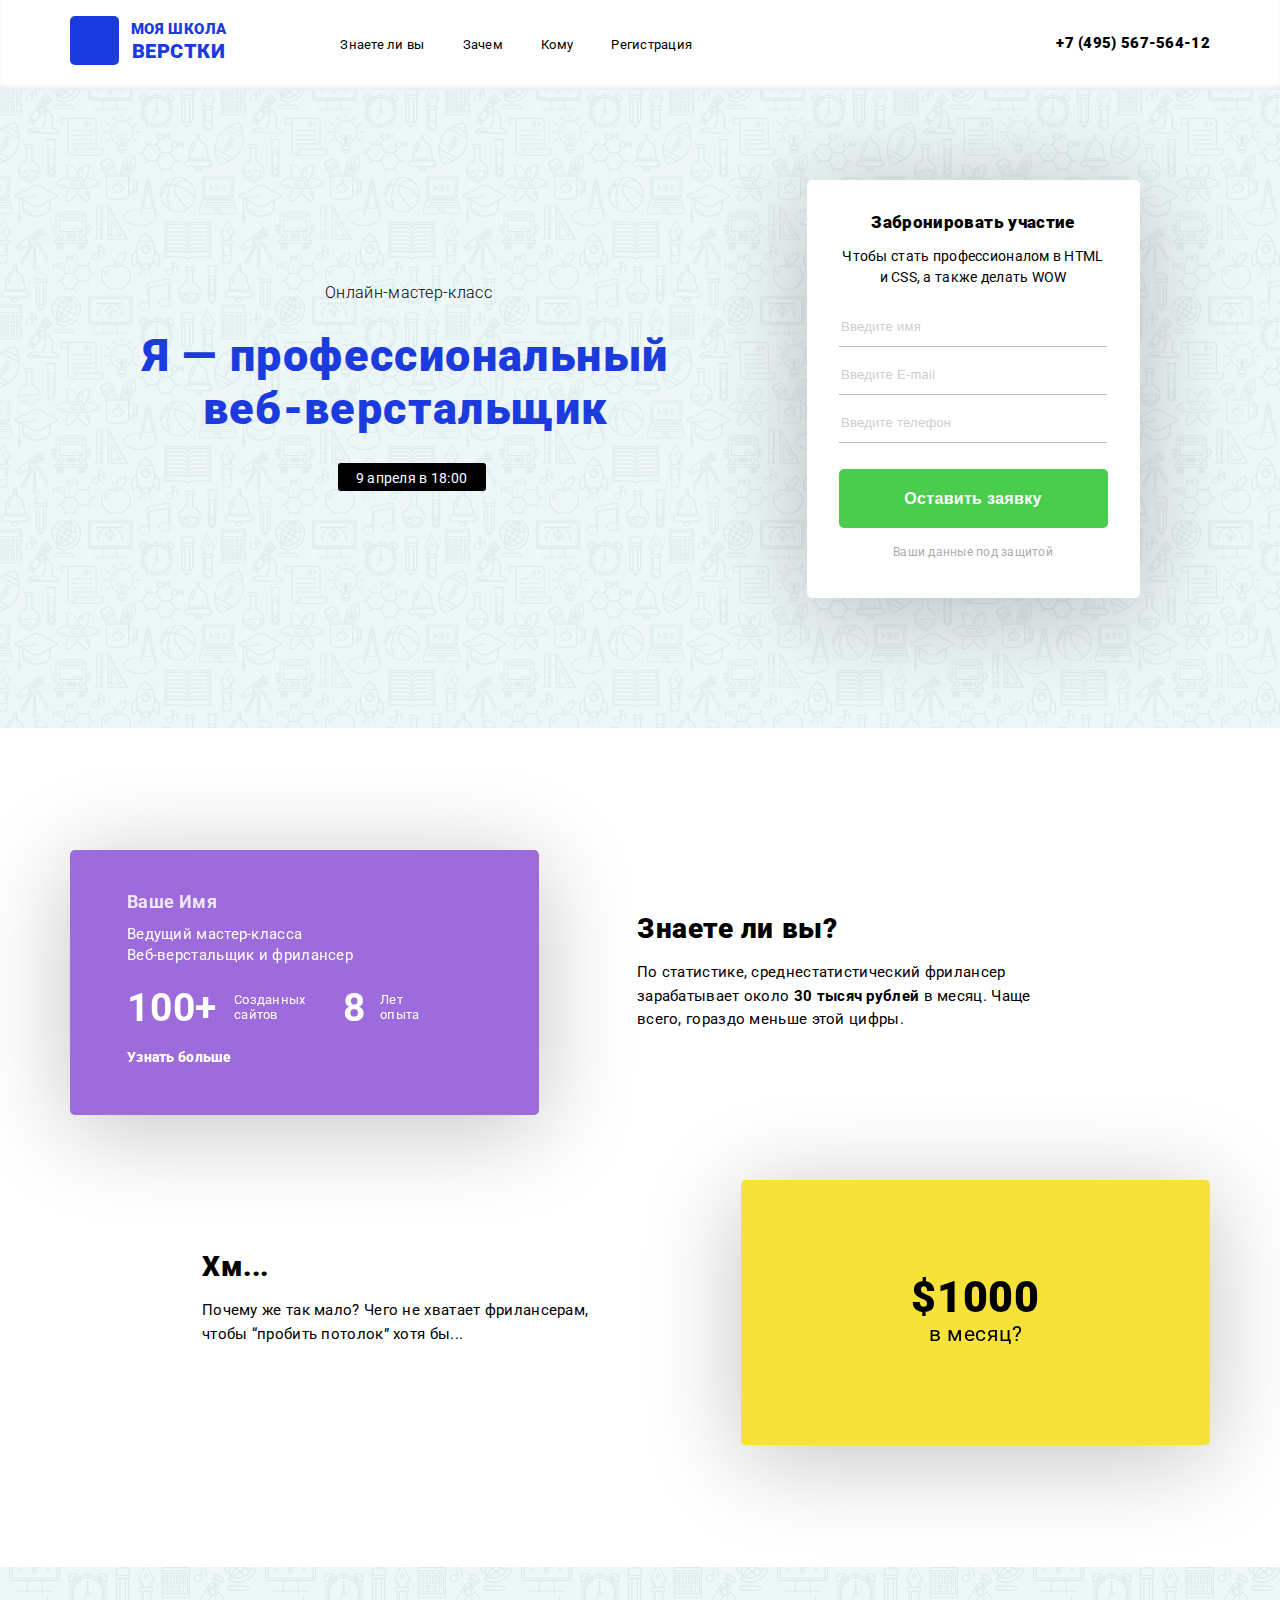
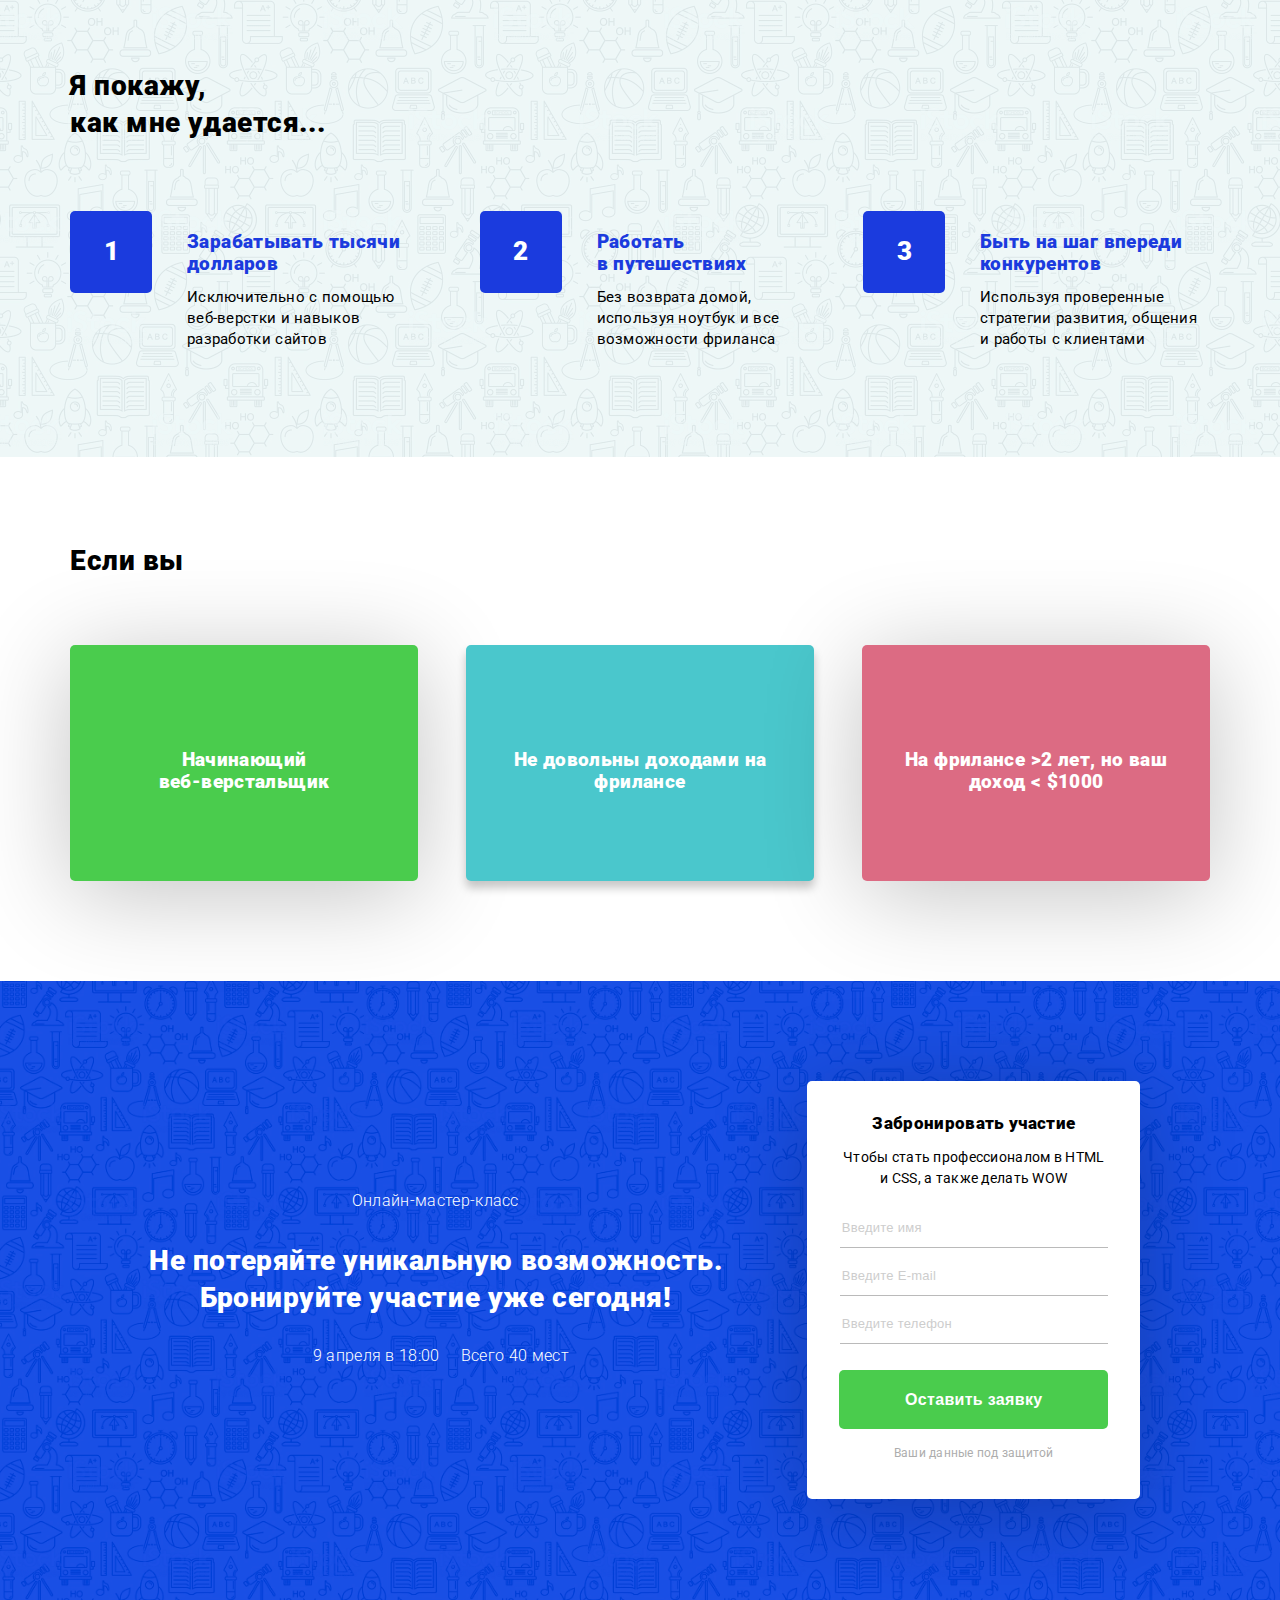
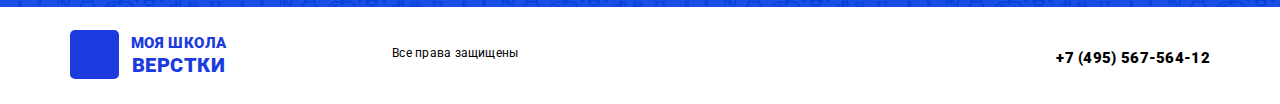
<file: flexbox/index.html>
<!DOCTYPE html>
<html lang="ru">
    <head>
        <meta charset="UTF-8">
        <meta name="viewport" content="width=device-width, initial-scale=1">
        <title>Flexbox</title>
        <meta name="description" content="Flexbox">
        <meta name="keywords" content="Flexbox">
        <!-- Favicon -->
        <link rel="icon" href="img/favicon_and_og_image/favicon.png" type="image/x-icon">
        <link rel="shortcut icon" href="img/favicon_and_og_image/favicon.png" type="image/x-icon"> 
        <!--  OG теги -->
        <meta property="og:title" content="Flexbox">
        <meta property="og:description" content="Flexbox">
        <meta property="og:type" content="article">
        <meta property="og:image" content="img/favicon_and_og_image/og_image.png">
        <meta property="og:site_name" content="CSS">
        <!-- CSS and fonts -->
        <link href="https://fonts.googleapis.com/css?family=Roboto:300,400,700,900&amp;subset=cyrillic" rel="stylesheet">
        <link rel="stylesheet" href="https://use.fontawesome.com/releases/v5.8.2/css/all.css" integrity="sha384-oS3vJWv+0UjzBfQzYUhtDYW+Pj2yciDJxpsK1OYPAYjqT085Qq/1cq5FLXAZQ7Ay" crossorigin="anonymous">
        <link rel="stylesheet" href="css/main.css">
    </head>
    <body>
        <!-- ------------Header start------------- -->
        <header class="header">
            <div class="container">
                <div class="head-box d-flex">
                    <div class="logo d-flex">
                        <div class="logo__left d-flex">
                            <i class="logo__icon fas fa-plug"></i>
                        </div>
                        <div class="logo__right d-flex">
                            <p class="logo__up">
                                Моя школа
                            </p>
                            <p class="logo__down">
                                верстки
                            </p>
                        </div>
                    </div>
                    <nav class="head-box__nav ">
                        <ul class="head-box__menu d-flex">
                            <li class="head-box__item">
                                <a href="#" class="head-box__link">
                                    Знаете ли вы  
                                </a>  
                            </li>
                            <li class="head-box__item">
                                <a href="#" class="head-box__link">
                                    Зачем
                                </a>
                            </li>
                            <li class="head-box__item">
                                <a href="#" class="head-box__link">
                                    Кому 
                                </a>
                            </li>
                            <li class="head-box__item">
                                <a href="#" class="head-box__link">
                                    Регистрация
                                </a>
                            </li>
                        </ul>
                    </nav>
                    <a href="tel:+749556756412" class="phone__number">
                        <i class="phone__icon fas fa-phone"></i> +7 (495) 567-564-12
                    </a>
                </div> 
            </div>
        </header>
        <!-- ------------Header end------------- -->

        <!-- ------------Offer start------------- -->
        <section class="offer">
            <div class="container">
                <div class="offer-box d-flex">
                    <div class="offer-box__left d-flex"> 
                        <p class="offer-box__icon-text">
                            <i class="offer-box__icon fas fa-graduation-cap"></i> Онлайн-мастер-класс
                        </p>
                        <h1 class="offer-box__header">
                            Я — профессиональный веб-верстальщик
                        </h1>
                        <p class="offer-box__black">
                            9 апреля в 18:00   
                        </p>
                    </div>
                    <form action="#" class="form d-flex">
                        <h3 class="form__header">
                            Забронировать участие
                        </h3>
                        <p class="form__header-text">
                            Чтобы стать профессионалом в  HTML и CSS, а также делать WOW
                        </p>
                        <input type="text" required name="text" placeholder="Введите имя" class="form__input">
                        <input type="email" required name="email" placeholder="Введите E-mail" class="form__input">
                        <input type="tel" required name="tel" placeholder="Введите телефон" class="form__input">
                        <button type="submit" class="form__button">
                            Оставить заявку
                        </button>
                        <p class="form__text">
                            Ваши данные под защитой
                        </p>
                    </form>
                </div>
            </div>
        </section>
        <!-- ------------Offer end------------- -->

        <!-- ------------Stats start------------- -->
        <section class="stats">
            <div class="container">
                <div class="stats-box d-flex">
                    <div class="stats-box__up d-flex">
                        <!-- Тут мне нужна была еще обертка для perspective -->
                        <div class="stats-box__js-purple">
                            <div class="stats-box__purple d-flex">
                                <h3 class="stats-box__purple-header">
                                    Ваше Имя
                                </h3>
                                <p class="stats-box__purple-text">
                                    Ведущий мастер-класса
                                </p>
                                <p class="stats-box__purple-text">
                                    Веб-верстальщик и фрилансер
                                </p>
                                <div class="stats-box__purple-con d-flex">
                                    <div class="stats-box__hundred d-flex">
                                        <span class="stats-box__hundred-number">
                                            100+
                                        </span>
                                        <p class="stats-box__hundred-text">
                                            Созданных сайтов
                                        </p>     
                                    </div>
                                    <div class="stats-box__eight d-flex">
                                        <span class="stats-box__eight-number">
                                            8
                                        </span>
                                        <p class="stats-box__eight-text">
                                            Лет опыта
                                        </p>
                                    </div>
                                </div>
                                <a href="#" class="stats-box__purple-link">
                                    Узнать больше
                                </a>
                            </div>
                        </div>
                        <div class="stats-box__youknow d-flex">
                            <h2 class="stats-box__youknow-header">
                                Знаете ли вы?
                            </h2>
                            <p class="stats-box__youknow-text">
                                По статистике, среднестатистический фрилансер зарабатывает около <span class="bold">30 тысяч рублей</span> в месяц. Чаще всего, гораздо меньше этой цифры.
                            </p>
                        </div>
                    </div>
                    <div class="stats-box__down d-flex">
                        <div class="stats-box__hm d-flex">
                            <h2 class="stats-box__hm-header">
                                Хм...
                            </h2>
                            <p class="stats-box__hm-text">
                                Почему же так мало? Чего не хватает фрилансерам, чтобы “пробить потолок” хотя бы...
                            </p>
                        </div>
                        <div class="stats-box__js-yellow">
                            <div class="stats-box__yellow d-flex">
                                <h3 class="stats-box__yellow-header">
                                    $1000
                                </h3>
                                <p class="stats-box__yellow-text">
                                    в месяц?
                                </p>
                            </div>
                        </div>
                    </div>
                </div>
            </div>
        </section>
        <!-- ------------Stats end------------- -->

        <!-- ------------Show start------------- -->
        <section class="show">
            <div class="container">
                <div class="show-box d-flex">
                    <h2 class="show-box__header">
                        Я покажу, <br>как мне удается...
                    </h2>
                    <div class="show-box__items d-flex">
                        <div class="show-box__item d-flex">
                            <span class="show-box__left">
                                1
                            </span>
                            <div class="show-box__right d-flex">
                                <h3 class="show-box__item-header">
                                    Зарабатывать тысячи долларов
                                </h3>
                                <p class="show-box__item-text">
                                    Исключительно с помощью веб-верстки и навыков разработки сайтов
                                </p>
                            </div>
                        </div>
                        <div class="show-box__item d-flex m-left">
                            <span class="show-box__left">
                                2
                            </span>
                            <div class="show-box__right d-flex">
                                <h3 class="show-box__item-header">
                                    Работать <br>в путешествиях
                                </h3>
                                <p class="show-box__item-text">
                                    Без возврата домой, используя ноутбук и все возможности фриланса
                                </p>
                            </div>
                        </div>
                        <div class="show-box__item d-flex">
                            <span class="show-box__left">
                                3
                            </span>
                            <div class="show-box__right d-flex">
                                <h3 class="show-box__item-header">
                                    Быть на шаг впереди конкурентов
                                </h3>
                                <p class="show-box__item-text">
                                    Используя проверенные стратегии развития, общения и работы с клиентами
                                </p>
                            </div>
                        </div>
                    </div>
                </div>
            </div>
        </section>
        <!-- ------------Show end------------- -->

        <!-- ------------If start------------- -->
        <section class="if">
            <div class="container">
                <div class="if-box d-flex">
                    <h2 class="if-box__header">
                        Если вы
                    </h2>
                    <div class="if-box__cards d-flex">
                        <div class="if-box__card d-flex if-box__card_green">
                            <i class="if-box__icon fas fa-flag"></i>
                            <h3 class="if-box__text">
                                Начинающий <br>веб-верстальщик
                            </h3>
                        </div>
                        <div class="if-box__card d-flex if-box__card_blue">
                            <i class="if-box__icon fas fa-money-bill-alt"></i>
                            <h3 class="if-box__text">
                                Не довольны доходами на фрилансе
                            </h3>
                        </div>
                        <div class="if-box__card d-flex if-box__card_pink">
                            <i class="if-box__icon fas fa-meh"></i>
                            <h3 class="if-box__text">
                                На фрилансе &gt;2 лет, но ваш доход &lt; $1000
                            </h3>
                        </div>
                    </div>
                </div>
            </div>
        </section>
        <!-- ------------If end------------- -->

        <!-- ------------Booking start------------- -->
        <section class="booking">
            <div class="container">
                <div class="book-box d-flex">
                    <div class="book-box__left d-flex">
                        <div class="book-box__online d-flex">
                            <i class="book-box__icon fas fa-graduation-cap"></i> 
                            <p class="book-box__text">
                                Онлайн-мастер-класс
                            </p>
                        </div>
                        <h2 class="book-box__header">
                            Не потеряйте уникальную возможность. Бронируйте участие уже сегодня!
                        </h2>
                        <div class="book-box__time d-flex">
                            <p class="book-box__text book-box__text_left">
                                <i class="book-box__icon fas fa-clock"></i> 9 апреля в 18:00
                            </p>  
                            <p class="book-box__text">
                                <i class="book-box__icon fas fa-users"></i> Всего 40 мест
                            </p>
                        </div>
                    </div>
                    <form action="#" class="form form_right d-flex">
                        <h3 class="form__header">
                            Забронировать участие
                        </h3>
                        <p class="form__header-text">
                            Чтобы стать профессионалом в  HTML и CSS, а также делать WOW
                        </p>
                        <input type="text" required name="text" placeholder="Введите имя" class="form__input">
                        <input type="email" required name="email" placeholder="Введите E-mail" class="form__input">
                        <input type="tel" required name="tel" placeholder="Введите телефон" class="form__input">
                        <button type="submit" class="form__button">
                            Оставить заявку
                        </button>
                        <p class="form__text">
                            Ваши данные под защитой
                        </p>
                    </form>
                </div>
            </div>
        </section>
        <!-- ------------Booking end------------- -->

        <!-- ------------Footer------------- -->
        <footer class="footer">
            <div class="container">
                <div class="foot-box d-flex">
                    <div class="logo d-flex">
                        <div class="logo__left d-flex">
                            <i class="logo__icon fas fa-plug"></i>
                        </div>
                        <div class="logo__right d-flex">
                            <p class="logo__up">
                                Моя школа
                            </p>
                            <p class="logo__down">
                                верстки
                            </p>
                        </div>
                    </div>
                    <p class="foot-box__text">
                        Все права защищены
                    </p>
                    <div class="phone">
                        <i class="phone__icon fas fa-phone"></i>
                        <a href="tel:+749556756412" class="phone__number">
                            +7 (495) 567-564-12
                        </a>
                    </div>
                </div>
            </div>
        </footer>
        <script src="js/main.js"></script>
    </body>
</html>
</file>
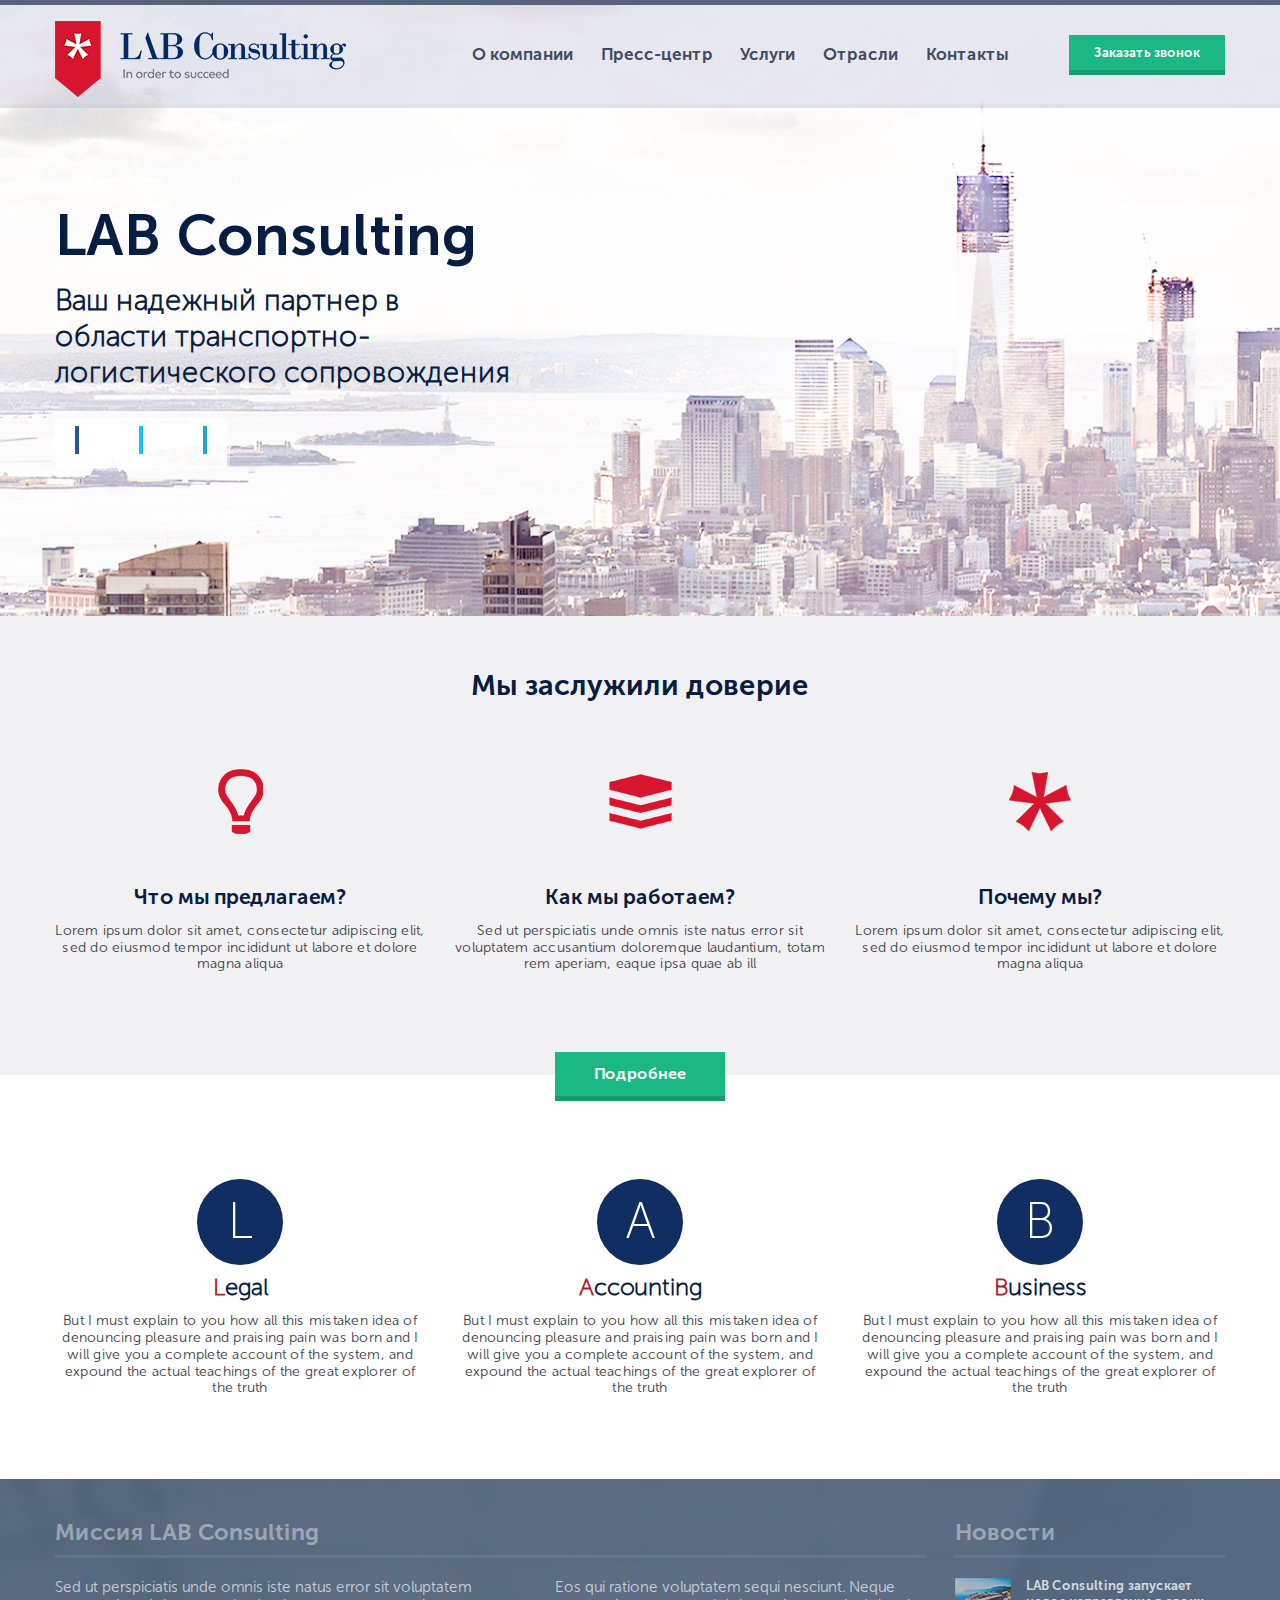
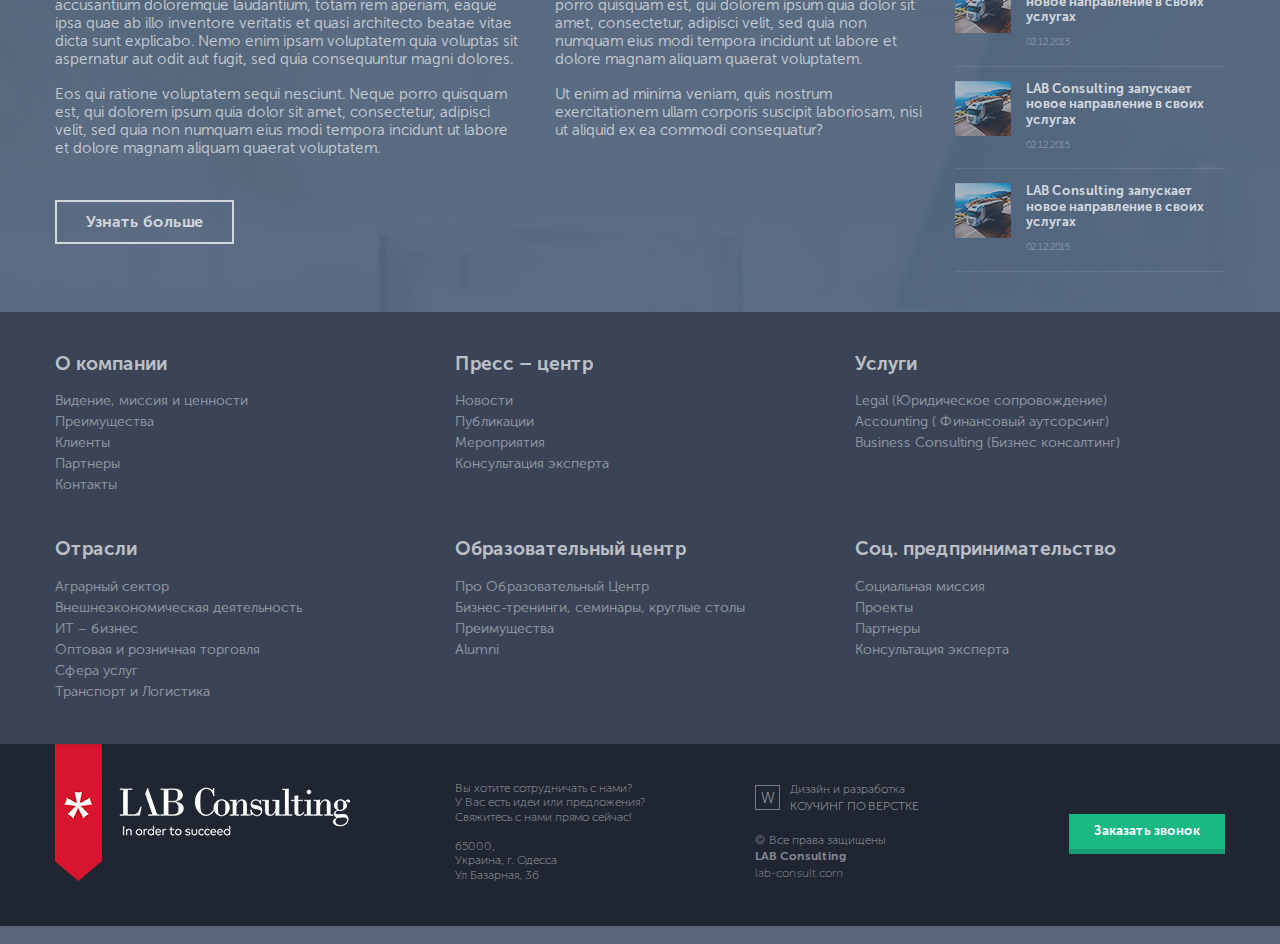
<file: lab-consulting/index.html>
<!DOCTYPE html>
<html lang="ru">

<head>
    <meta charset="UTF-8">
    <meta name="viewport" content="width=device-width, initial-scale=1">
    <title>LAB Consulting Main</title>
    <meta name="description" content="LAB Consulting">
    <meta name="keywords" content="lab, CSS">
    <!-- Favicon -->
    <link rel="icon" href="img/favicon_and_og_image/favicon.png" type="image/x-icon">
    <link rel="shortcut icon" href="img/favicon_and_og_image/favicon.png" type="image/x-icon">
    <!--  OG теги -->
    <meta property="og:title" content="LAB Consulting">
    <meta property="og:description" content="LAB Consulting">
    <meta property="og:type" content="article">
    <meta property="og:image" content="img/favicon_and_og_image/og_image.png">
    <meta property="og:site_name" content="CSS">
    <!-- CSS and fonts -->
    <link rel="stylesheet" href="https://use.fontawesome.com/releases/v5.8.2/css/all.css" integrity="sha384-oS3vJWv+0UjzBfQzYUhtDYW+Pj2yciDJxpsK1OYPAYjqT085Qq/1cq5FLXAZQ7Ay" crossorigin="anonymous">
    <link rel="stylesheet" href="css/bootstrap-reboot.min.css">
    <link rel="stylesheet" href="css/bootstrap.min.css">
    <link rel="stylesheet" href="css/slick.css">
    <link rel="stylesheet" href="css/slick-theme.css">
    <link rel="stylesheet" href="css/jquery.arcticmodal-0.3.css">
    <link rel="stylesheet" href="css/main.css">
</head>

<body>
    <!-- ------------Header start------------- -->
    <header class="header_absolute">
        <div class="header__line">
        <div class="container">
            <div class="row">
                <div class="col-lg-4 col-5">
                    <a href="index.html" class="header__logo">
                        <div class="header__img"></div>
                    </a>
                </div>
                <div class="col-xl-6 d-xl-block d-none open-menu">
                    <nav class="header__nav d-flex justify-content-center align-items-center">
                        <ul class="header__menu d-flex justify-content-between">
                            <li class="header__item">
                                <a href="about.html" class="header__link">
                                    О компании                      
                                </a>
                            </li>
                            <li class="header__item">
                                <a href="#" class="header__link">
                                    Пресс-центр 
                                </a>
                            </li>
                            <li class="header__item">
                                <a href="services.html" class="header__link">
                                    Услуги  
                                </a>
                            </li>
                            <li class="header__item">
                                <a href="#" class="header__link">
                                    Отрасли  
                                </a>
                            </li>
                            <li class="header__item">
                                <a href="contacts.html" class="header__link">
                                    Контакты
                                </a>
                            </li>
                        </ul>
                    </nav>
                </div>
                <div class="col-xl-2 offset-xl-0 col-lg-3 offset-lg-4 offset-md-1 col-md-4 col-5">
                    <button type="button" class="header__btn popup">
                        <i class="header__icon fas fa-phone"></i> Заказать звонок
                    </button>
                </div>
                <div class="d-xl-none col-sm-1 col-2">
                    <i class="fas fa-bars header__bar"></i>
                </div>
            </div>
        </div>
    </header>
    <!-- ------------Offer start------------- -->
    <section class="offer">
        <div class="container">
            <div class="row">
                <div class="col-12">
                    <h1 class="offer__title">
                        LAB Consulting
                    </h1>
                    <h2 class="offer__subtitle">
                        Ваш надежный партнер в области транспортно-логистического сопровождения
                    </h2>
                    <div class="offer-social d-flex align-items-center justify-content-between">
                        <a href="#" class="offer__link">
                            <i class="offer__facebook fab fa-facebook-square"></i>
                        </a>
                        <a href="#" class="offer__link">
                            <i class="offer__twitter fab fa-twitter"></i>
                        </a>
                        <a href="#" class="offer__link">
                            <i class="offer__telegram fab fa-telegram-plane"></i>
                        </a>
                    </div>
                </div>
            </div>
        </div>
    </section>
    <!-- ------------Trust start------------- -->
    <section class="trust">
        <div class="container">
            <div class="row">
                <div class="col-12">
                    <h2 class="trust__title">
                        Мы заслужили доверие
                    </h2>
                </div>
                <div class="col-lg-4 col-md-6 col-12">
                    <div class="trust__item d-flex align-items-center flex-column">
                        <div class="trust__one"></div>
                        <h3 class="trust__subtitle">
                            Что мы предлагаем?
                        </h3>
                        <p class="trust__text">
                            Lorem ipsum dolor sit amet, consectetur adipiscing elit, sed do eiusmod tempor incididunt ut labore et dolore magna aliqua
                        </p>
                    </div>
                </div>
                <div class="col-lg-4 col-md-6 col-12">
                    <div class="trust__item d-flex align-items-center flex-column">
                        <div class="trust__two"></div>
                        <h3 class="trust__subtitle">
                            Как мы работаем?
                        </h3>
                        <p class="trust__text">
                            Sed ut perspiciatis unde omnis iste natus error sit voluptatem accusantium doloremque laudantium, totam rem aperiam, eaque ipsa quae ab ill
                        </p>
                    </div>
                </div>
                <div class="col-lg-4 col-12">
                    <div class="trust__item d-flex align-items-center flex-column">
                        <div class="trust__three"></div>
                        <h3 class="trust__subtitle">
                            Почему мы?
                        </h3>
                        <p class="trust__text">
                            Lorem ipsum dolor sit amet, consectetur adipiscing elit, sed do eiusmod tempor incididunt ut labore et dolore magna aliqua
                        </p>
                    </div>
                </div>
                <div class="col-12 d-flex justify-content-center">
                    <a href="#footer" class="trust__btn">
                        <p class="trust__btn-text">
                            Подробнее
                        </p>
                    </a>
                </div>
            </div>
        </div>
    </section>
    <!-- ------------Tips start------------- -->
    <section class="tips">
        <div class="container">
            <div class="row">
                <div class="col-lg-4 col-12">
                    <div class="tips__item d-flex flex-column align-items-center">
                        <span class="tips__icon">
                            l
                        </span>
                        <h3 class="tips__title">
                            <span class="red-text">L</span>egal
                        </h3>
                        <p class="tips__text">
                            But I must explain to you how all this mistaken idea of denouncing pleasure and praising pain was born and I will give you a complete account of the system, and expound the actual teachings of the great explorer of the truth
                        </p>
                    </div>
                </div>
                <div class="col-lg-4 col-12">
                    <div class="tips__item d-flex flex-column align-items-center">
                        <span class="tips__icon">
                            a
                        </span>
                        <h3 class="tips__title">
                            <span class="red-text">A</span>ccounting
                        </h3>
                        <p class="tips__text">
                            But I must explain to you how all this mistaken idea of denouncing pleasure and praising pain was born and I will give you a complete account of the system, and expound the actual teachings of the great explorer of the truth
                        </p>
                    </div>
                </div>
                <div class="col-lg-4 col-12">
                    <div class="tips__item d-flex flex-column align-items-center">
                        <span class="tips__icon">
                            b
                        </span>
                        <h3 class="tips__title">
                            <span class="red-text">B</span>usiness
                        </h3>
                        <p class="tips__text">
                            But I must explain to you how all this mistaken idea of denouncing pleasure and praising pain was born and I will give you a complete account of the system, and expound the actual teachings of the great explorer of the truth
                        </p>
                    </div>
                </div>
            </div>
        </div>
    </section>
    <!-- ------------Mission start------------- -->
    <section class="mission">
        <div class="container">
            <div class="row">
                <div class="col-xl-9 col-12">
                    <h3 class="mission__title">
                        Миссия LAB Consulting
                    </h3>
                    <div class="mission__box d-flex">
                        <div class="mission__left">
                            <p class="mission__text">
                                Sed ut perspiciatis unde omnis iste natus error sit voluptatem accusantium doloremque laudantium, totam rem aperiam, eaque ipsa quae ab illo inventore veritatis et quasi architecto beatae vitae dicta sunt explicabo. Nemo enim ipsam voluptatem quia voluptas sit aspernatur aut odit aut fugit, sed quia consequuntur magni dolores.   
                            </p>
                            <p class="mission__text">
                                Eos qui ratione voluptatem sequi nesciunt. Neque porro quisquam est, qui dolorem ipsum quia dolor sit amet, consectetur, adipisci velit, sed quia non numquam eius modi tempora incidunt ut labore et dolore magnam aliquam quaerat voluptatem. 
                            </p>
                        </div>
                        <a href="#" class="mission__btn_hidden">
                            Узнать больше
                        </a>
                        <div class="mission__right">
                            <p class="mission__text">
                                Eos qui ratione voluptatem sequi nesciunt. Neque porro quisquam est, qui dolorem ipsum quia dolor sit amet, consectetur, adipisci velit, sed quia non numquam eius modi tempora incidunt ut labore et dolore magnam aliquam quaerat voluptatem.   
                            </p>
                            <p class="mission__text">
                                Ut enim ad minima veniam, quis nostrum exercitationem ullam corporis suscipit laboriosam, nisi ut aliquid ex ea commodi consequatur?
                            </p>
                        </div>
                    </div>
                    <a href="#" class="mission__btn">
                        Узнать больше
                    </a>
                </div>
                <div class="col-xl-3 col-12">
                    <h3 class="mission__title mission__title_margin">
                        Новости
                    </h3>
                    <div class="mission__item d-flex">
                        <div class="mission__img"></div>
                        <a href="#" class="mission__news">
                            <p class="mission__content">
                                LAB Consulting запускает новое направление в своих услугах
                            </p>
                            <p class="mission__date">
                                02.12.2015
                            </p>
                        </a>
                    </div>
                    <div class="mission__item d-flex">
                        <div class="mission__img"></div>
                        <a href="#" class="mission__news">
                            <p class="mission__content">
                                LAB Consulting запускает новое направление в своих услугах
                            </p>
                            <p class="mission__date">
                                02.12.2015
                            </p>
                        </a>
                    </div>
                    <div class="mission__item d-flex">
                        <div class="mission__img"></div>
                        <a href="#" class="mission__news">
                            <p class="mission__content">
                                LAB Consulting запускает новое направление в своих услугах
                            </p>
                            <p class="mission__date">
                                02.12.2015
                            </p>
                        </a>
                    </div>
                </div>
            </div>
        </div>
    </section>
    <!-- ------------Links start------------- -->
    <section class="links">
        <div class="container">
            <div class="row">
                <div class="col-lg-4 col-md-6 col-12">
                    <div class="links__item">
                        <h3 class="links__title">
                            О компании
                        </h3>
                        <a href="#" class="links__link">
                            Видение, миссия и ценности    
                        </a>
                        <a href="#" class="links__link">
                            Преимущества
                        </a>
                        <a href="#" class="links__link">
                            Клиенты
                        </a>
                        <a href="#" class="links__link">
                             Партнеры
                        </a>
                        <a href="#" class="links__link">
                            Контакты
                        </a>
                    </div>
                </div>
                <div class="col-lg-4 col-md-6 col-12">
                    <div class="links__item">
                        <h3 class="links__title">
                            Пресс – центр
                        </h3>
                        <a href="#" class="links__link">
                            Новости     
                        </a>
                        <a href="#" class="links__link">
                            Публикации
                        </a>
                        <a href="#" class="links__link">
                            Мероприятия
                        </a>
                        <a href="#" class="links__link">
                            Консультация эксперта
                        </a>
                    </div>
                </div>
                <div class="col-lg-4 col-md-6 col-12">
                    <div class="links__item">
                        <h3 class="links__title">
                            Услуги
                        </h3>
                        <a href="#" class="links__link">
                            Legal (Юридическое сопровождение)  
                        </a>
                        <a href="#" class="links__link">
                            Accounting ( Финансовый аутсорсинг)
                        </a>
                        <a href="#" class="links__link">
                            Business Consulting (Бизнес консалтинг)
                        </a>
                    </div>
                </div>
                <div class="col-lg-4 col-md-6 col-12">
                    <div class="links__item">
                        <h3 class="links__title">
                            Отрасли
                        </h3>
                        <a href="#" class="links__link">
                            Аграрный сектор   
                        </a>
                        <a href="#" class="links__link">
                            Внешнеэкономическая деятельность
                        </a>
                        <a href="#" class="links__link">
                            ИT – бизнес
                        </a>
                        <a href="#" class="links__link">
                            Оптовая и розничная торговля
                        </a>
                        <a href="#" class="links__link">
                            Сфера услуг
                        </a>
                        <a href="#" class="links__link">
                            Транспорт и Логистика
                        </a>
                    </div>
                </div>
                <div class="col-lg-4 col-md-6 col-12">
                    <div class="links__item">
                        <h3 class="links__title">
                            Образовательный центр
                        </h3>
                        <a href="#" class="links__link">
                            Про Образовательный Центр   
                        </a>
                        <a href="#" class="links__link">
                            Бизнес-тренинги, семинары, круглые столы
                        </a>
                        <a href="#" class="links__link">
                            Преимущества
                        </a>
                        <a href="#" class="links__link">
                            Alumni
                        </a>
                    </div>
                </div>  
                <div class="col-lg-4 col-md-6 col-12">
                    <div class="links__item">
                        <h3 class="links__title">
                            Соц. предпринимательство
                        </h3>
                        <a href="#" class="links__link">
                            Социальная миссия    
                        </a>
                        <a href="#" class="links__link">
                            Проекты 
                        </a>
                        <a href="#" class="links__link">
                            Партнеры 
                        </a>
                        <a href="#" class="links__link">
                            Консультация эксперта
                        </a>
                    </div>
                </div>                 
            </div>
        </div>
    </section>
    <!-- ------------Footer start------------- -->
    <footer class="footer" id="footer">
        <div class="container">
            <div class="row">
                <div class="col-md-4 col-12">
                    <a href="#" class="footer__logo">
                        <div class="footer__img"></div>
                    </a>
                </div>
                <div class="col-lg-3 col-md-4 col-12">
                    <div class="footer__item">
                        <p class="footer__text footer__text_margin">
                            Вы хотите сотрудничать с нами?<br> У Вас есть идеи или предложения? Свяжитесь с нами прямо сейчас!
                        </p>
                        <p class="footer__text">
                            65000,<br>Украина, г. Одесса<br>Ул Базарная, 36
                        </p> 
                    </div>   
                </div>
                <div class="col-lg-3 col-md-4 col-12">
                    <div class="footer__item">
                        <div class="footer__up d-flex">
                            <span class="footer__w">
                                w
                            </span>
                            <div class="footer__design">
                                <p class="footer__design-text">
                                    Дизайн и разработка  
                                </p>
                                <span class="footer__uppercase">
                                    КОУЧИНГ ПО ВЕРСТКЕ
                                </span>
                            </div>
                        </div>
                        <div class="footer__down">
                            <p class="footer__text">
                                &copy; Все права защищены  
                            </p>
                            <span class="footer__bold">
                                LAB Consulting
                            </span>
                            <a href="#" class="footer__link">
                                lab-consult.com
                            </a>
                        </div>
                    </div>        
                </div>
                <div class="col-lg-2 col-12">
                    <button class="footer__btn popup">
                        <i class="footer__icon fas fa-phone"></i> Заказать звонок
                    </button>
                </div>
            </div>
        </div>
        <div class="footer__line"></div>
    </footer>
    <!-- Modal -->
    <div style="display: none;">
        <div class="box-modal" id="exampleModal">
            <form action="#" class="modal__form">
                <h3 class="modal__title">
                    Заказать обратный звонок
                </h3>
                <p class="modal__subtitle">
                    Заполните форму и мы свяжемся с вами как можно скорее. До скорой встречи
                </p>
                <input type="text" name="name" required class="modal__input" placeholder="Имя">
                <input type="email" name="email" required class="modal__input" placeholder="E-mail">
                <input type="tel" name="tel" required class="modal__input" placeholder="Телефон">
                <button type="submit" class="modal__btn">
                    <i class="fas fa-phone modal__icon"></i> Заказать звонок
                </button>
            </form>
        </div>
    </div>
    <script src="js/jquery-3.4.1.min.js"></script>
    <script src="js/lightbox.min.js"></script>
    <script src="js/jquery.arcticmodal-0.3.min.js"></script>
    <script src="js/slick.min.js"></script>
    <script src="js/main.js"></script>
</body>

</html>
</file>
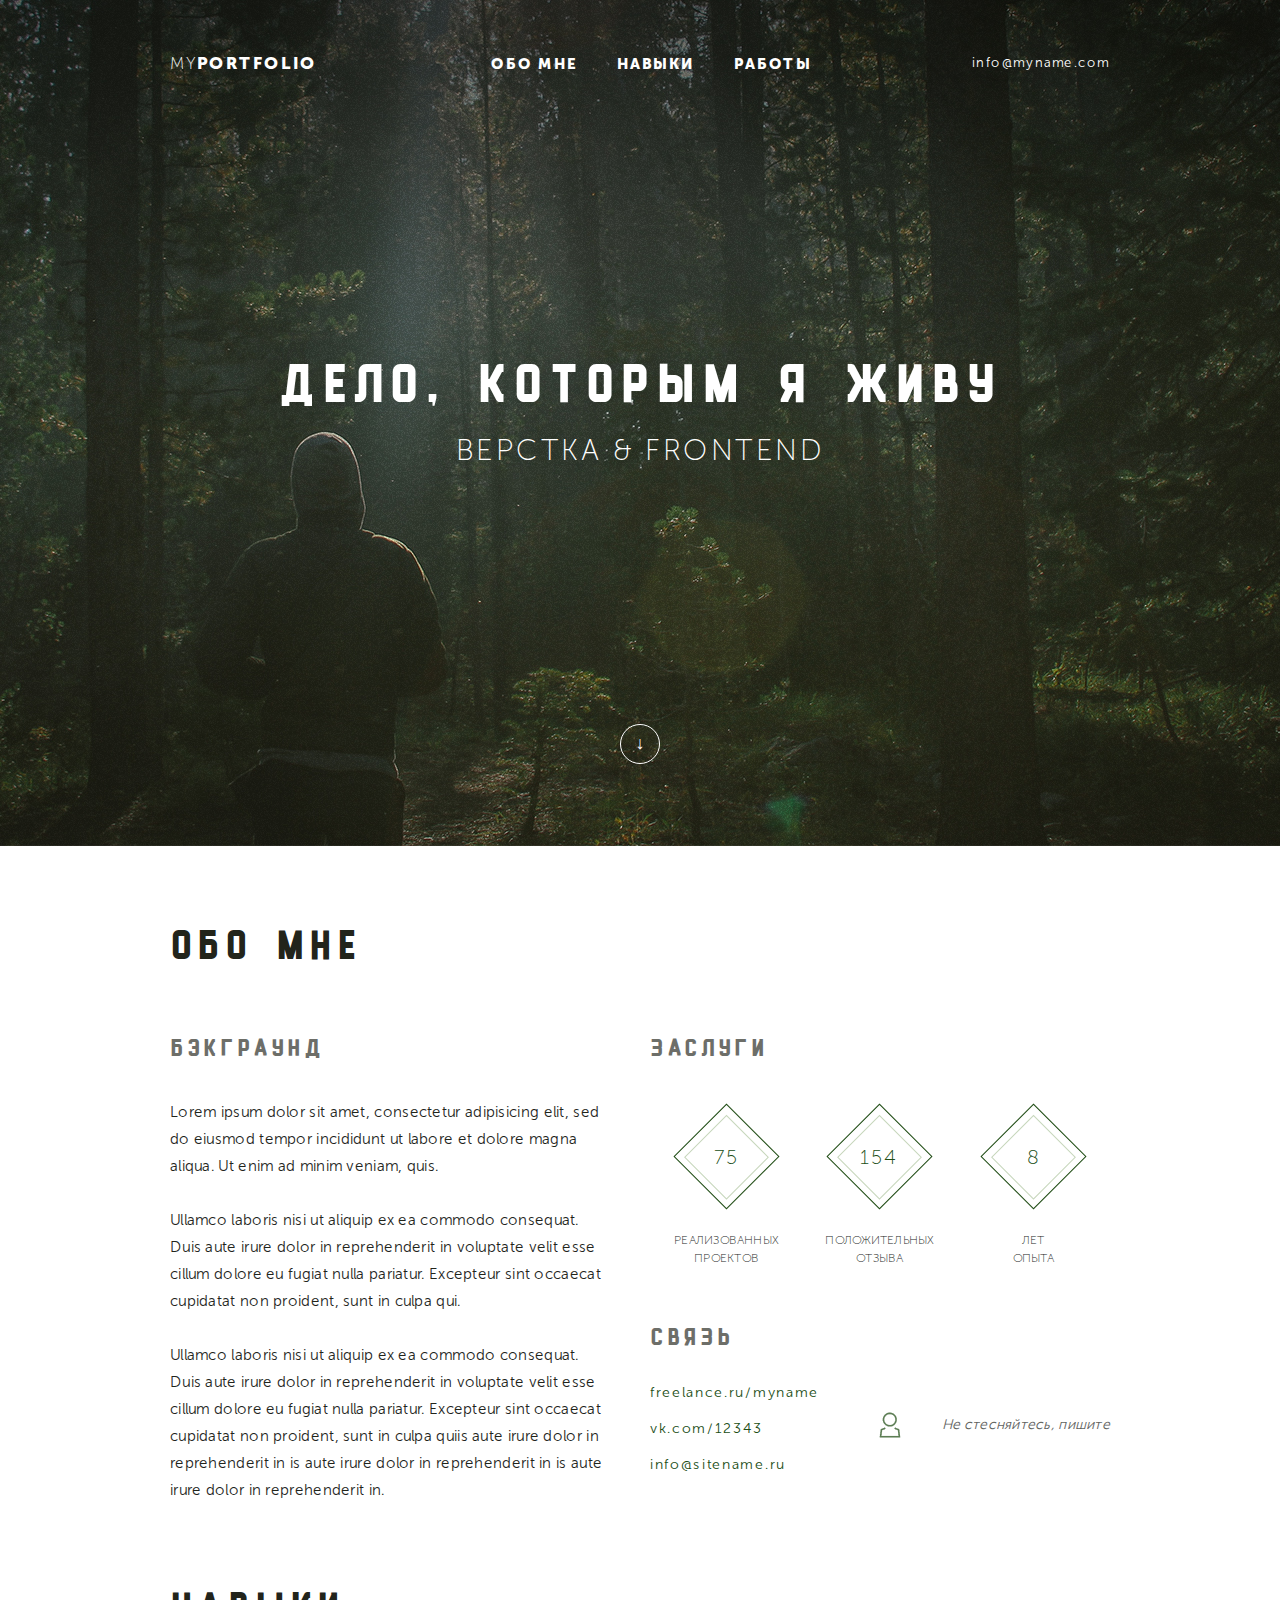
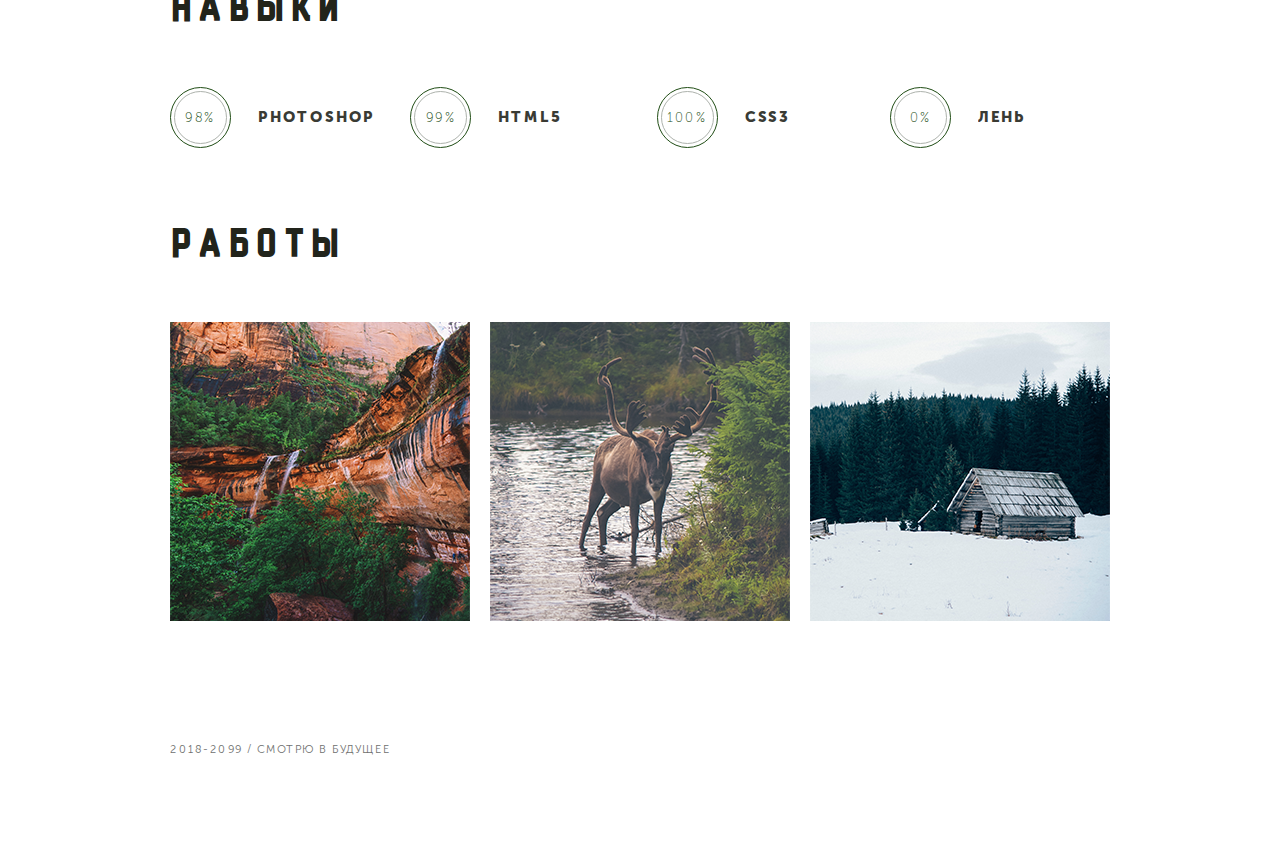
<file: portfolio/index.html>
<!DOCTYPE html>
<html lang="ru">
    <head>
        <meta charset="UTF-8">
        <meta name="viewport" content="width=device-width, initial-scale=1">
        <title>Portfolio</title>
        <meta name="description" content="CSS">
        <meta name="keywords" content="CSS">
        <!-- Favicon -->
        <link rel="icon" href="img/favicon_and_og_image/favicon.png" type="image/x-icon">
        <link rel="shortcut icon" href="img/favicon_and_og_image/favicon.png" type="image/x-icon"> 
        <!--  OG теги -->
        <meta property="og:title" content="CSS">
        <meta property="og:description" content="CSS">
        <meta property="og:type" content="article">
        <meta property="og:image" content="img/favicon_and_og_image/og_image.png">
        <meta property="og:site_name" content="CSS">
        <!-- CSS and fonts -->
        <link rel="stylesheet" href="css/main.css">
    </head>
    <body>
        <!-- ------------Header start------------- -->
        <header class="header">
            <div class="container">
                <div class="main d-flex">
                    <div class="main__top d-flex">
                        <a href="#" class="main__logo">
                            my<span class="main__bold">portfolio</span>
                        </a>
                        <nav class="main__nav">
                            <ul class="main__menu d-flex">
                                <li class="main__item">
                                    <a href="#about" class="main__link">
                                        обо мне                
                                    </a>
                                </li>
                                <li class="main__item">
                                    <a href="#experience" class="main__link">
                                        навыки
                                    </a>
                                </li>
                                <li class="main__item">
                                    <a href="#work" class="main__link">
                                        работы
                                    </a>
                                </li>
                            </ul>
                        </nav>
                        <a href="mailto:info@myname.com" class="main__email">
                            info@myname.com
                        </a>
                    </div>
                    <h1 class="main__title">
                        Дело, которым я живу  
                    </h1>
                    <h3 class="main__subtitle">
                        верстка &amp; frontend
                    </h3>
                    <span class="main__arrow">
                        &darr;
                    </span>
                </div>
            </div>
        </header>
        <!-- ------------About start------------- -->
        <section class="about" id="about">
            <div class="container">
                <h2 class="about__title">
                    обо мне
                </h2>
                <div class="me d-flex">
                    <div class="me__left">
                        <h3 class="me__background">
                            бэкграунд
                        </h3>
                        <p class="me__text">
                            Lorem ipsum dolor sit amet, consectetur adipisicing elit, sed do eiusmod tempor incididunt ut labore et dolore magna aliqua. Ut enim ad minim veniam, quis.      
                        </p>
                        <p class="me__text">
                            Ullamco laboris nisi ut aliquip ex ea commodo consequat. Duis aute irure dolor in reprehenderit in voluptate velit esse cillum dolore eu fugiat nulla pariatur. Excepteur sint occaecat cupidatat non proident, sunt in culpa qui.
                        </p>
                        <p class="me__text">
                            Ullamco laboris nisi ut aliquip ex ea commodo consequat. Duis aute irure dolor in reprehenderit in voluptate velit esse cillum dolore eu fugiat nulla pariatur. Excepteur sint occaecat cupidatat non proident, sunt in culpa quiis aute irure dolor in reprehenderit in is aute irure dolor in reprehenderit in is aute irure dolor in reprehenderit in.
                        </p>
                    </div>
                    <div class="me__right">
                        <h3 class="me__deserts">
                            Заслуги
                        </h3>
                        <div class="me__deserts-con d-flex">
                            <div class="me__item d-flex">
                                <div class="me__box d-flex">
                                    <span class="me__number">
                                        75
                                    </span> 
                                </div>
                                <p class="me__small-title">
                                    Реализованных проектов
                                </p>
                            </div> 
                            <div class="me__item d-flex">
                                <div class="me__box d-flex">
                                    <span class="me__number">
                                        154
                                    </span> 
                                </div>
                                <p class="me__small-title">
                                    Положительных отзыва   
                                </p>
                            </div> 
                            <div class="me__item d-flex">
                                <div class="me__box d-flex">
                                    <span class="me__number">
                                        8 
                                    </span> 
                                </div>
                                <p class="me__small-title">
                                    Лет <br>опыта    
                                </p>
                            </div> 
                        </div>
                        <h3 class="me__contact">
                            Связь
                        </h3>
                        <div class="me__contact-con d-flex">
                            <div class="me__links">
                                <a href="#" class="me__link">
                                    freelance.ru/myname
                                </a>
                                <a href="#" class="me__link">
                                    vk.com/12343
                                </a>
                                <a href="mailto:info@myname.com" class="me__link">
                                    info@sitename.ru
                                </a>
                            </div>
                            <p class="me__write d-flex">
                                Не стесняйтесь, пишите
                            </p>
                        </div>
                    </div>
                </div>
            </div>
        </section>
        <!-- ------------Experience start------------- -->
        <section class="experience" id="experience">
            <div class="container">
                <div class="skills">
                    <h2 class="skills__title">
                        Навыки
                    </h2>
                    <div class="skills__box d-flex">
                        <div class="skills__item d-flex">
                            <span class="skills__icon d-flex">
                                98%
                            </span>
                            <p class="skills__subtitle">
                                Photoshop
                            </p>
                        </div>
                        <div class="skills__item d-flex">
                            <span class="skills__icon d-flex">
                                99%
                            </span>
                            <p class="skills__subtitle">
                                html5
                            </p>
                        </div>
                        <div class="skills__item d-flex">
                            <span class="skills__icon d-flex">
                                100%
                            </span>
                            <p class="skills__subtitle">
                                CSS3
                            </p>
                        </div>
                        <div class="skills__item d-flex">
                            <span class="skills__icon d-flex">
                                0%
                            </span>
                            <p class="skills__subtitle">
                                Лень
                            </p>
                        </div>
                    </div>
                </div>
            </div>
        </section>
        <!-- ------------Work start------------- -->
        <section class="work" id="work">
            <div class="container">
                <div class="job">
                    <h2 class="job__title">
                        Работы
                    </h2>
                    <div class="job__items d-flex">
                        <div class="job__item job__item_one">
                            <div class="job__hover d-flex">
                                <p class="job__subtitle">
                                    Название работы
                                </p>
                                <a href="#" class="job__link">
                                    Смотреть
                                </a>
                            </div>
                        </div>
                        <div class="job__item job__item_two">
                            <div class="job__hover d-flex">
                                <p class="job__subtitle">
                                    Название работы
                                </p>
                                <a href="#" class="job__link">
                                    Смотреть    
                                </a>
                            </div>
                        </div>
                        <div class="job__item job__item_three">
                            <div class="job__hover d-flex">
                                <p class="job__subtitle">
                                    Название работы
                                </p>
                                <a href="#" class="job__link">
                                    Смотреть    
                                </a>
                            </div>
                        </div>
                    </div> 
                </div>
            </div>
        </section>
        <!-- ------------Footer start------------- -->
        <footer class="footer">
            <div class="container">
                <div class="foot d-flex">
                    <p class="foot__text">
                        2018-2099 / Смотрю в будущее
                    </p>
                </div>
            </div>
        </footer>
        <!-- ------------JS------------- -->
        <script src="js/main.js"></script>
    </body>
</html>
</file>
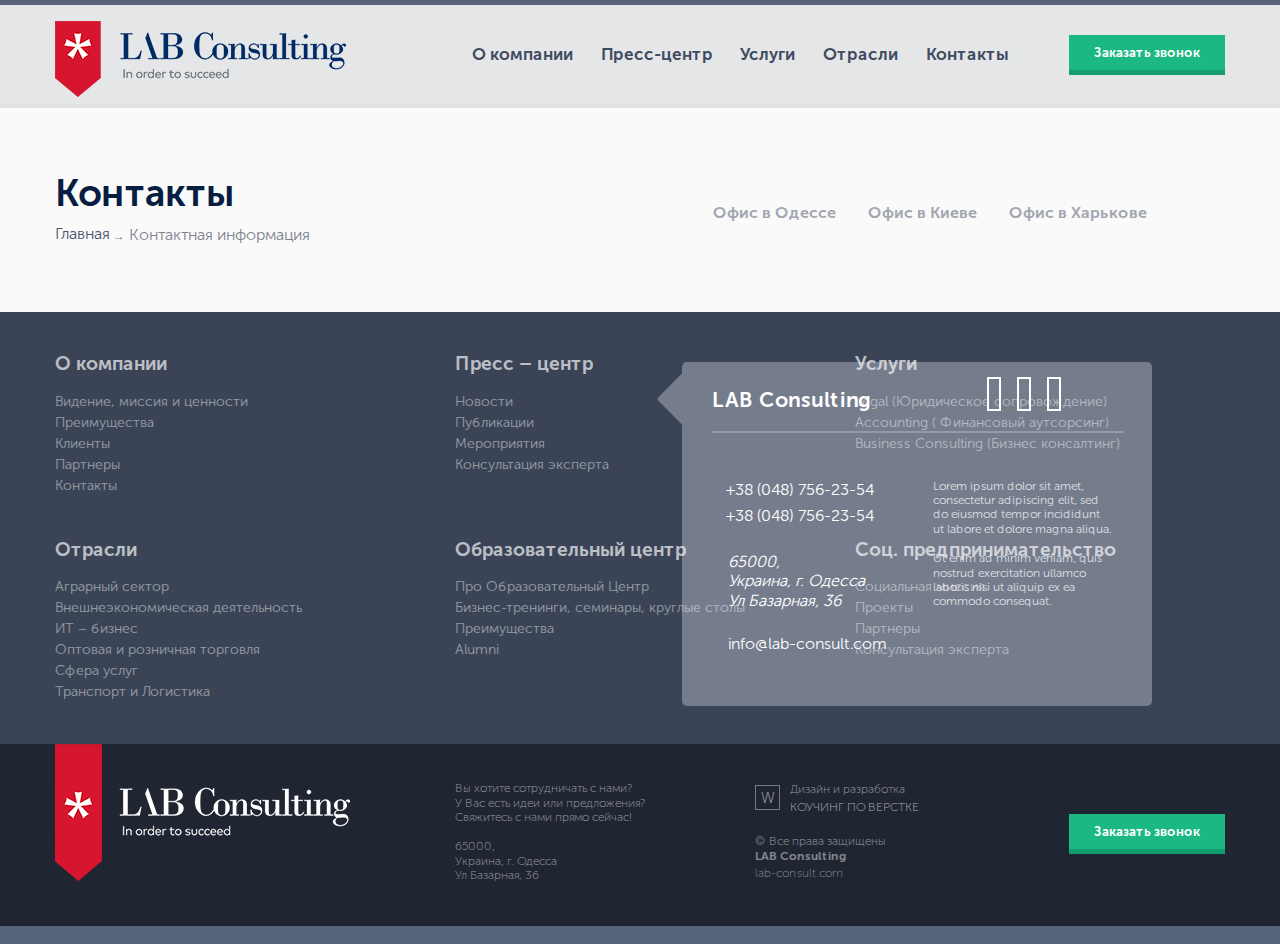
<file: lab-consulting/contacts.html>
<!DOCTYPE html>
<html lang="ru">

<head>
    <meta charset="UTF-8">
    <meta name="viewport" content="width=device-width, initial-scale=1">
    <title>LAB Consulting Contacts</title>
    <meta name="description" content="LAB Consulting">
    <meta name="keywords" content="lab, CSS">
    <!-- Favicon -->
    <link rel="icon" href="img/favicon_and_og_image/favicon.png" type="image/x-icon">
    <link rel="shortcut icon" href="img/favicon_and_og_image/favicon.png" type="image/x-icon">
    <!--  OG теги -->
    <meta property="og:title" content="LAB Consulting">
    <meta property="og:description" content="LAB Consulting">
    <meta property="og:type" content="article">
    <meta property="og:image" content="img/favicon_and_og_image/og_image.png">
    <meta property="og:site_name" content="CSS">
    <!-- CSS and fonts -->
    <link rel="stylesheet" href="https://use.fontawesome.com/releases/v5.8.2/css/all.css" integrity="sha384-oS3vJWv+0UjzBfQzYUhtDYW+Pj2yciDJxpsK1OYPAYjqT085Qq/1cq5FLXAZQ7Ay" crossorigin="anonymous">
    <link rel="stylesheet" href="css/bootstrap-reboot.min.css">
    <link rel="stylesheet" href="css/bootstrap.min.css">
    <link rel="stylesheet" href="css/slick.css">
    <link rel="stylesheet" href="css/slick-theme.css">
    <link rel="stylesheet" href="css/jquery.arcticmodal-0.3.css">
    <link rel="stylesheet" href="css/main.css">
</head>

<body>
    <!-- ------------Header start------------- -->
    <header class="header">
        <div class="header__line">
        <div class="container">
            <div class="row">
                <div class="col-lg-4 col-5">
                    <a href="index.html" class="header__logo">
                        <div class="header__img"></div>
                    </a>
                </div>
                <div class="col-xl-6 d-xl-block d-none open-menu">
                    <nav class="header__nav d-flex justify-content-center align-items-center">
                        <ul class="header__menu d-flex justify-content-between">
                            <li class="header__item">
                                <a href="about.html" class="header__link">
                                    О компании                      
                                </a>
                            </li>
                            <li class="header__item">
                                <a href="#" class="header__link">
                                    Пресс-центр 
                                </a>
                            </li>
                            <li class="header__item">
                                <a href="services.html" class="header__link">
                                    Услуги  
                                </a>
                            </li>
                            <li class="header__item">
                                <a href="#" class="header__link">
                                    Отрасли  
                                </a>
                            </li>
                            <li class="header__item">
                                <a href="contacts.html" class="header__link">
                                    Контакты
                                </a>
                            </li>
                        </ul>
                    </nav>
                </div>
                <div class="col-xl-2 offset-xl-0 col-lg-3 offset-lg-4 offset-md-1 col-md-4 col-5">
                    <button type="button" class="header__btn popup">
                        <i class="header__icon fas fa-phone"></i> Заказать звонок
                    </button>
                </div>
                <div class="d-xl-none col-sm-1 col-2">
                    <i class="fas fa-bars header__bar_other"></i>
                </div>
            </div>
        </div>
    </header>

    <!-- ------------About start------------- -->
    <section class="about">
        <div class="container">
            <div class="row">
                <div class="col-xl-3 col-lg-4 col-12">
                    <h1 class="about__title">
                        Контакты
                    </h1>
                    <div class="about__box d-flex">
                        <a href="index.html" class="about__main">
                            Главная
                        </a>
                        <p class="about__arrow">
                            <span class="about__arrow_small">&rarr;</span> Контактная информация
                        </p>
                    </div>
                </div>
                <div class="col-xl-9 col-lg-8 col-md-12">
                    <ul class="about__menu about__menu_margin d-flex">
                        <li class="about__item">
                            <a href="#" class="about__link">
                                Офис в Одессе                                                     
                            </a>
                        </li>
                        <li class="about__item">
                            <a href="#" class="about__link">
                                Офис в Киеве
                            </a>
                        </li>
                        <li class="about__item">
                            <a href="#" class="about__link">
                                Офис в Харькове 
                            </a>
                        </li>
                    </ul>
                </div>
            </div>
        </div>
    </section>

    <!-- ------------Map start------------- -->
    <section class="map">
        <div class="container-fliud p-0">
            <div class="row m-0">
                <div class="col-12 p-0">
                    <script class="map__board" charset="utf-8" async src="https://api-maps.yandex.ru/services/constructor/1.0/js/?um=constructor%3A5f168bc7d314415c3d53365aa6904dad062b90a26aa489549df1f4bd3b175437&amp;width=100%25&amp;height=443&amp;lang=ru_RU&amp;scroll=true"></script>
                    <div class="map__comment">
                        <div class="map__header d-flex">
                            <h3 class="map__title">
                                LAB Consulting
                            </h3>
                            <div class="map__social">
                                <a href="#" class="map__facebook fab fa-facebook-square"></a>
                                <a href="#" class="map__twit fab fa-twitter"></a>
                                <a href="#" class="map__telegram fab fa-telegram-plane"></a>
                            </div>
                        </div>
                        <div class="map__box d-flex">
                            <div class="map__left">
                                <div class="map__phones">
                                    <!-- не получается применить класс fa-phone-alt -->
                                    <a href="tel:+380487562354" class="map__phone fas fa-phone d-flex">
                                        <p class="map__phone-text">
                                            +38 (048) 756-23-54    
                                        </p>
                                    </a>
                                    <a href="tel:+380487562354" class="map__phone fas fa-phone d-flex">
                                        <p class="map__phone-text">
                                            +38 (048) 756-23-54    
                                        </p>
                                    </a>
                                </div>
                                <i class="fas fa-location-arrow map__adress d-flex">
                                    <p class="map__adress-text">
                                        65000,<br>
                                        Украина, г. Одесса<br>
                                        Ул Базарная, 36
                                    </p>
                                </i>
                            </div>
                            <a href="mailto:info@lab-consult.com" class="map__email-link_hidden fas fa-envelope d-flex">
                                <p class="map__email">
                                    info@lab-consult.com
                                </p>  
                            </a>
                            <div class="map__right">
                                <p class="map__text">
                                    Lorem ipsum dolor sit amet, consectetur adipiscing elit, sed do eiusmod tempor incididunt ut labore et dolore magna aliqua.
                                </p>
                                <p class="map__text">
                                    Ut enim ad minim veniam, quis nostrud exercitation ullamco laboris nisi ut aliquip ex ea commodo consequat.
                                </p>
                            </div>
                            
                        </div>
                        <a href="mailto:info@lab-consult.com" class="map__email-link fas fa-envelope d-flex">
                            <p class="map__email">
                                info@lab-consult.com
                            </p>  
                        </a>
                    </div>
                </div>
            </div>
        </div>
    </section>

    <!-- ------------Links start------------- -->
    <section class="links">
        <div class="container">
            <div class="row">
                <div class="col-lg-4 col-md-6 col-12">
                    <div class="links__item">
                        <h3 class="links__title">
                            О компании
                        </h3>
                        <a href="#" class="links__link">
                            Видение, миссия и ценности    
                        </a>
                        <a href="#" class="links__link">
                            Преимущества
                        </a>
                        <a href="#" class="links__link">
                            Клиенты
                        </a>
                        <a href="#" class="links__link">
                             Партнеры
                        </a>
                        <a href="#" class="links__link">
                            Контакты
                        </a>
                    </div>
                </div>
                <div class="col-lg-4 col-md-6 col-12">
                    <div class="links__item">
                        <h3 class="links__title">
                            Пресс – центр
                        </h3>
                        <a href="#" class="links__link">
                            Новости     
                        </a>
                        <a href="#" class="links__link">
                            Публикации
                        </a>
                        <a href="#" class="links__link">
                            Мероприятия
                        </a>
                        <a href="#" class="links__link">
                            Консультация эксперта
                        </a>
                    </div>
                </div>
                <div class="col-lg-4 col-md-6 col-12">
                    <div class="links__item">
                        <h3 class="links__title">
                            Услуги
                        </h3>
                        <a href="#" class="links__link">
                            Legal (Юридическое сопровождение)  
                        </a>
                        <a href="#" class="links__link">
                            Accounting ( Финансовый аутсорсинг)
                        </a>
                        <a href="#" class="links__link">
                            Business Consulting (Бизнес консалтинг)
                        </a>
                    </div>
                </div>
                <div class="col-lg-4 col-md-6 col-12">
                    <div class="links__item">
                        <h3 class="links__title">
                            Отрасли
                        </h3>
                        <a href="#" class="links__link">
                            Аграрный сектор   
                        </a>
                        <a href="#" class="links__link">
                            Внешнеэкономическая деятельность
                        </a>
                        <a href="#" class="links__link">
                            ИT – бизнес
                        </a>
                        <a href="#" class="links__link">
                            Оптовая и розничная торговля
                        </a>
                        <a href="#" class="links__link">
                            Сфера услуг
                        </a>
                        <a href="#" class="links__link">
                            Транспорт и Логистика
                        </a>
                    </div>
                </div>
                <div class="col-lg-4 col-md-6 col-12">
                    <div class="links__item">
                        <h3 class="links__title">
                            Образовательный центр
                        </h3>
                        <a href="#" class="links__link">
                            Про Образовательный Центр   
                        </a>
                        <a href="#" class="links__link">
                            Бизнес-тренинги, семинары, круглые столы
                        </a>
                        <a href="#" class="links__link">
                            Преимущества
                        </a>
                        <a href="#" class="links__link">
                            Alumni
                        </a>
                    </div>
                </div>  
                <div class="col-lg-4 col-md-6 col-12">
                    <div class="links__item">
                        <h3 class="links__title">
                            Соц. предпринимательство
                        </h3>
                        <a href="#" class="links__link">
                            Социальная миссия    
                        </a>
                        <a href="#" class="links__link">
                            Проекты 
                        </a>
                        <a href="#" class="links__link">
                            Партнеры 
                        </a>
                        <a href="#" class="links__link">
                            Консультация эксперта
                        </a>
                    </div>
                </div>                 
            </div>
        </div>
    </section>
    
    <!-- ------------Footer start------------- -->
    <footer class="footer">
        <div class="container">
            <div class="row">
                <div class="col-md-4 col-12">
                    <a href="#" class="footer__logo">
                        <div class="footer__img"></div>
                    </a>
                </div>
                <div class="col-lg-3 col-md-4 col-12">
                    <div class="footer__item">
                        <p class="footer__text footer__text_margin">
                            Вы хотите сотрудничать с нами?<br> У Вас есть идеи или предложения? Свяжитесь с нами прямо сейчас!
                        </p>
                        <p class="footer__text">
                            65000,<br>Украина, г. Одесса<br>Ул Базарная, 36
                        </p> 
                    </div>   
                </div>
                <div class="col-lg-3 col-md-4 col-12">
                    <div class="footer__item">
                        <div class="footer__up d-flex">
                            <span class="footer__w">
                                w
                            </span>
                            <div class="footer__design">
                                <p class="footer__design-text">
                                    Дизайн и разработка  
                                </p>
                                <span class="footer__uppercase">
                                    КОУЧИНГ ПО ВЕРСТКЕ
                                </span>
                            </div>
                        </div>
                        <div class="footer__down">
                            <p class="footer__text">
                                &copy; Все права защищены  
                            </p>
                            <span class="footer__bold">
                                LAB Consulting
                            </span>
                            <a href="#" class="footer__link">
                                lab-consult.com
                            </a>
                        </div>
                    </div>        
                </div>
                <div class="col-lg-2 col-12">
                    <button class="footer__btn popup">
                        <i class="footer__icon fas fa-phone"></i> Заказать звонок
                    </button>
                </div>
            </div>
        </div>
        <div class="footer__line"></div>
    </footer>
    <!-- Modal -->
    <div style="display: none;">
        <div class="box-modal" id="exampleModal">
            <form action="#" class="modal__form">
                <h3 class="modal__title">
                    Заказать обратный звонок
                </h3>
                <p class="modal__subtitle">
                    Заполните форму и мы свяжемся с вами как можно скорее. До скорой встречи
                </p>
                <input type="text" name="name" required class="modal__input" placeholder="Имя">
                <input type="email" name="email" required class="modal__input" placeholder="E-mail">
                <input type="tel" name="tel" required class="modal__input" placeholder="Телефон">
                <button type="submit" class="modal__btn">
                    <i class="fas fa-phone modal__icon"></i> Заказать звонок
                </button>
            </form>
        </div>
    </div>
    <script src="js/jquery-3.4.1.min.js"></script>
    <script src="js/lightbox.min.js"></script>
    <script src="js/jquery.arcticmodal-0.3.min.js"></script>
    <script src="js/slick.min.js"></script>
    <script src="js/main.js"></script>
</body>

</html>
</file>
<file: flexbox/css/main.css>
/* -------Specification-------- */
body {
	font-family: 'Roboto', sans-serif;
	background-color: #ffffff;
	padding: 0;
	margin: 0;
}

.container {
	width: 1140px;
	margin: 0 auto;
}

div, p, form, input, a, span, button {
	box-sizing: border-box;
}

p {
	margin: 0;
    line-height: 21px;
}

ul, li {
    list-style-type: none;
	display: block;
	padding: 0;
	margin: 0;
}

h1, h2, h3, h4, h5, h6 {
	padding: 0;
    margin: 0;
    line-height: 24px;
	font-weight: bold;
}

.d-flex {
	display: -webkit-flex;
	display: -moz-flex;
	display: -ms-flex;
	display: -o-flex;
	display: flex;
}

button {
    margin: 0;
    padding: 0;
    border: none;
}

input:focus {
    outline: none;
}

button:focus {
    outline: none;
}

a {
    text-decoration: none;
}

.logo {
    margin-bottom: 5px;
}

.logo__left {
    width: 49px;
    height: 49px;
    border-radius: 5px;
    background-color: #1b3bde;
    justify-content: center;
    align-items: center;
    margin-right: 12px;
}

.logo__icon {
    color: #ffffff;
    font-size: 25px;
    text-transform: uppercase;
} 

.logo__right {
    flex-direction: column;
    align-items: center;
}

.logo__up {
    color: #1b3bde;
    font-size: 15px;
    font-weight: 900;
    line-height: 26px;
    text-transform: uppercase;
    letter-spacing: 0.36px;
}

.logo__down {
    color: #1b3bde;
    font-weight: 900;
    font-size: 20px;
    line-height: 18px;
    text-transform: uppercase;
    letter-spacing: 0.5px;
}

.phone__icon {
    font-size: 15px;
}

.phone__number {
    color: #000000;
    font-size: 15px;
    font-weight: 900;
    letter-spacing: 0.3px;
}

.form {
    flex-direction: column;
    align-items: center;
    width: 333px;
    height: 418px;
    box-shadow: 0 13px 98px rgba(0, 0, 0, 0.24);
    border-radius: 5px;
    background-color: #ffffff;
    padding: 30px 32px;
    margin-right: 5px;
}

.form_right {
    margin-right: 29px;
}

.form__header {
    color: #000000;
    font-size: 17px;
    font-weight: 900;
    letter-spacing: 0.34px;
    margin-bottom: 12px;
}

.form__header-text {
    text-align: center;
    color: #000000;
    font-size: 14px;
    line-height: 21px;
    letter-spacing: 0.28px;
    margin-bottom: 19px;
}

.form__input {
    width: 268px;
    height: 40px;
    border-style: none;
    border-bottom: 1px solid #bababa;
    margin-bottom: 8px;
}

.form__input::placeholder {
    color: #cdcdcd;
    font-size: 13px;
    letter-spacing: 0.26px;
}

.form__input:focus {
    border-bottom: 1px solid #000000;
}

.form__input:focus::placeholder {
    color: #000000;
}

.form__button {
    width: 269px;
    height: 59px;
    border-radius: 5px;
    background-color: #4acc4d;
    color: #ffffff;
    font-size: 16px;
    font-weight: 700;
    line-height: 21px;
    letter-spacing: 0.32px;
    margin-top: 18px;
    margin-bottom: 14px;
    transition: all 0.4s;
}

.form__button:hover {
    cursor: pointer;
    background-color: #5bda5e;
}

.form__text {
    color: #adadad;
    font-size: 12px;
    line-height: 21px;
    letter-spacing: 0.24px;
}

.bold {
    font-weight: 700;
}
/* -------Specification end-------- */

/* -------Header------- */
.header {
    padding: 16px 0 20px 0;
    box-shadow: inset 0 -5px 9px -5px rgba(0, 0, 0, 0.16);
}

.head-box {
    justify-content: space-between;
    align-items: center;
}

.head-box__nav {
    margin-right: 250px;
    width: 390px; 
}

.head-box__menu {
    justify-content: space-between;
}

.head-box__link {
    padding: 7px 19px;
    color: #000000;
    font-size: 13px;
    line-height: 1px;
    letter-spacing: 0.26px;
    transition: all 0.4s;
}

.head-box__link:hover {
    border-radius: 5px;
    background-color: #000000;
    color: #ffffff;
}
/* -------Header end-------- */

/* -------Offer start-------- */
.offer {
    padding: 90px 0 130px 0;
    background-image: url(../img/first/first-bg.png);
    background-repeat: no-repeat;
    background-size: cover;
    background-position: center top;
    
}

.offer-box {
    width: 100%;
    justify-content: space-around;
    align-items: center;
}

.offer-box__left {
    flex-direction: column;
    align-items: center;
    margin-bottom: 5px;
}

.offer-box__icon-text {
    color: #000000;
    font-size: 16px;
    font-weight: 300;
    line-height: 19px;
    letter-spacing: 0.32px;
    margin-left: 6px;
    margin-bottom: 27px;
}

.offer-box__header {
    width: 540px;
    color: #1b3bde;
    text-align: center;
    font-size: 45px;
    font-weight: 900;
    line-height: 53px;
    letter-spacing: 1.4px;
    margin-bottom: 28px;
}

.offer-box__black {
    text-align: center;
    width: 148px;
    height: 28px;
    border-radius: 3px;
    background-color: #000000;
    color: #ffffff;
    font-size: 14px;
    line-height: 30px;
    letter-spacing: 0.28px;
    margin-left: 12px;
}

.m-left {
    margin-left: 26px;
}
/* -------Offer end-------- */

/* -------Stats start-------- */
.stats {
    padding: 122px 0;
}

.stats-box {
    flex-direction: column;
}

.stats-box__js-purple {
    perspective: 1000px;
    transform-style: preserve-3d;
}

.stats-box__js-yellow {
    perspective: 1000px;
    transform-style: preserve-3d;
}

.stats-box__up {
    width: 100%;
    justify-content: space-between;
    margin-bottom: 65px;
}

.stats-box__purple {
    flex-direction: column;
    width: 469px;
    height: 265px;
    box-shadow: 0 13px 98px rgba(0, 0, 0, 0.24);
    border-radius: 5px;
    background-color: #9d6bdc;
    padding: 40px 57px;
    transition: transform 0.2s;
}

.stats-box__purple-header {
    opacity: 0.84;
    color: #ffffff;
    font-size: 18px;
    letter-spacing: 0.36px;
    margin-bottom: 10px;
    pointer-events: none;
}

.stats-box__purple-text {
    width: 240px;
    color: #ffffff;
    font-size: 15px;
    line-height: 21px;
    letter-spacing: 0.3px;
    pointer-events: none;
}

.stats-box__purple-con {
    justify-content: space-between;
    margin-top: 19px;
    margin-bottom: 18px;
    pointer-events: none;
}

.stats-box__hundred {
    justify-content: space-between;
    align-items: center;
    pointer-events: none;
}

.stats-box__hundred-number {
    color: #ffffff;
    font-size: 39px;
    font-weight: 700;
    text-transform: uppercase;
    letter-spacing: 0.78px;
    margin-right: 17px;
    pointer-events: none;
}

.stats-box__hundred-text {
    width: 72px;
    color: #ffffff;
    font-size: 13px;
    font-weight: 400;
    line-height: 14.56px;
    letter-spacing: 0.26px;
    pointer-events: none;
}

.stats-box__eight {
    justify-content: space-between;
    align-items: center;
    margin-right: 62px;
    pointer-events: none;
}

.stats-box__eight-number {
    color: #ffffff;
    font-size: 39px;
    font-weight: 700;
    text-transform: uppercase;
    margin-right: 15px;
    pointer-events: none;
}

.stats-box__eight-text {
    width: 40px;
    color: #ffffff;
    font-size: 13px;
    font-weight: 400;
    line-height: 14.56px;
    letter-spacing: 0.26px;
    pointer-events: none;
}

.stats-box__purple-link {
    color: #ffffff;
    font-size: 14px;
    font-weight: 900;
    letter-spacing: 0.28px;
    width: 110px;
}

.stats-box__youknow {
    flex-direction: column;
    justify-content: center;
    margin-right: 136px;
    margin-bottom: 16px;
}

.stats-box__youknow-header {
    color: #000000;
    font-size: 28px;
    font-weight: 900;
    letter-spacing: 0.56px;
    margin-bottom: 20px;
}

.stats-box__youknow-text {
    width: 437px;
    color: #000000;
    font-size: 15px;
    line-height: 23.56px;
    letter-spacing: 0.3px;
}

.stats-box__down {
    justify-content: space-between;
}

.stats-box__hm {
    justify-content: center;
    flex-direction: column;
    margin-left: 132px;
    margin-bottom: 24px;
}

.stats-box__hm-header {
    color: #000000;
    font-size: 28px;
    font-weight: 900;
    letter-spacing: 0.56px;
    margin-bottom: 20px;
}

.stats-box__hm-text {
    width: 435px;
    color: #000000;
    font-size: 15px;
    line-height: 23.56px;
    letter-spacing: 0.3px;
}

.stats-box__yellow {
    flex-direction: column;
    justify-content: center;
    align-items: center;
    width: 469px;
    height: 265px;
    box-shadow: 0 13px 98px rgba(0, 0, 0, 0.24);
    border-radius: 5px;
    background-color: #f6e23a;
    transition: transform 0.2s;
}

.stats-box__yellow-header {
    color: #000000;
    font-size: 43px;
    font-weight: 900;
    letter-spacing: 0.86px;
    margin-top: 4px;
    margin-bottom: 15px;
    pointer-events: none;
}

.stats-box__yellow-text {
    color: #000000;
    font-size: 21px;
    letter-spacing: 0.5px;
    pointer-events: none;
}
/* -------Stats end-------- */

/* -------Show start-------- */
.show {
    padding: 100px 0 107px 0;
    background-image: url(../img/third/third-bg.png);
    background-repeat: no-repeat;
    background-size: cover;
    background-position: center top;
}

.show-box {
    flex-direction: column;
}

.show-box__header {
    color: #000000;
    font-size: 28px;
    font-weight: 900;
    line-height: 37px;
    letter-spacing: 0.56px;
    margin-bottom: 70px;
}

.show-box__items {
    justify-content: space-between;
}

.show-box__item {
    justify-content: space-between;
    padding-right: 5px;
}

.show-box__left {
    text-align: center;
    vertical-align: middle;
    width: 82px;
    height: 82px;
    border-radius: 5px;
    background-color: #1b3bde;
    color: #ffffff;
    font-size: 26px;
    font-weight: 900;
    line-height: 81.56px;
    margin-right: 35px;
}

.show-box__right {
    flex-direction: column;
}

.show-box__item-header {
    width: 222px;
    color: #1b3bde;
    font-size: 19px;
    font-weight: 900;
    line-height: 22px;
    letter-spacing: 0.38px;
    margin-top: 20px;
    margin-bottom: 12px;
}

.show-box__item-text {
    width: 225px;
    color: #000000;
    font-size: 15px;
    line-height: 21px;
    letter-spacing: 0.3px;
}
/* -------Show end-------- */

/* -------If start-------- */
.if {
    padding: 92px 0 100px 0;
}

.if-box {
    flex-direction: column;
}

.if-box__header {
    color: #000000;
    font-size: 28px;
    font-weight: 900;
    letter-spacing: 0.56px;
    margin-bottom: 72px;
}

.if-box__cards {
    justify-content: space-between;
}

.if-box__card {
    justify-content: center;
    align-items: center;
    flex-direction: column;
    width: 348px;
    height: 236px;
    border-radius: 5px;
    padding: 0 15px;
}

.if-box__card_green {
    box-shadow: 0 13px 98px rgba(0, 0, 0, 0.24);
    background-color: #4acc4d;
}

.if-box__card_blue {
    box-shadow: 0 7px 10px rgba(0, 0, 0, 0.22);
    background-color: #4ac7cc;
}

.if-box__card_pink {
    box-shadow: 0 13px 98px rgba(0, 0, 0, 0.24);
    background-color: #dc6b83;
}

.if-box__icon {
    color: #ffffff;
    font-size: 42px;
    font-weight: 400;
    margin-bottom: 15px;
}

.if-box__text {
    text-align: center;
    color: #ffffff;
    font-size: 19px;
    font-weight: 900;
    line-height: 22px;
    letter-spacing: 0.38px;
}
/* -------If end-------- */

/* -------Booking start-------- */
.booking {
    padding: 100px 0 108px 0;
    background-image: url(../img/fifth/fifth-bg.png);
    background-repeat: no-repeat;
    background-size: cover;
    background-position: center top;
}

.book-box {
    justify-content: space-around;
    align-items: center;
    width: 100%;
}

.book-box__left {
    flex-direction: column;
    align-items: center;
    margin-left: 35px;
    margin-bottom: 17px;
}

.book-box__online {
    margin-bottom: 32px;
    margin-right: 7px;
}

.book-box__icon {
    color: #ffffff;
}

.book-box__text {
    color: #ffffff;
    font-size: 16px;
    font-weight: 300;
    line-height: 19px;
    letter-spacing: 0.32px;
    margin-left: 6px;
}

.book-box__header {
    text-align: center;
    width: 580px;
    color: #ffffff;
    font-size: 28px;
    font-weight: 900;
    line-height: 37px;
    letter-spacing: 0.56px;
    margin-bottom: 30px;
}

.book-box__time {
    margin-left: 4px;
    margin-bottom: 8px;
}

.book-box__text_left {
    margin-right: 15px;
}
/* -------Booking end-------- */

/* -------Footer-------- */
.footer {
    padding: 23px 0 20px 0;
}

.foot-box {
    justify-content: space-between;
    align-items: center;
}

.foot-box__text {
    color: #000000;
    font-size: 12px;
    font-weight: 400;
    letter-spacing: 0.24px;
    margin-right: 372px;
    margin-bottom: 8px;
}
</file>
<file: lab-consulting/css/main.css>
/* Fonts */
@font-face {
	font-family: 'Museo Sans Cyrl 100';
	src: url('../fonts/MuseoSansCyrl-100.eot');
	src: local('../fonts/MuseoSansCyrl-100'),
		url('../fonts/MuseoSansCyrl-100.eot?#iefix') format('embedded-opentype'),
		url('../fonts/MuseoSansCyrl-100.woff') format('woff'),
		url('../fonts/MuseoSansCyrl-100.ttf') format('truetype');
	font-weight: 300;
	font-style: normal;
}

@font-face {
	font-family: 'Museo Sans Cyrl 300';
	src: url('../fonts/MuseoSansCyrl-300.eot');
	src: local('../fonts/MuseoSansCyrl-300'),
		url('../fonts/MuseoSansCyrl-300.eot?#iefix') format('embedded-opentype'),
		url('../fonts/MuseoSansCyrl-300.woff') format('woff'),
		url('../fonts/MuseoSansCyrl-300.ttf') format('truetype');
	font-weight: 300;
	font-style: normal;
}

@font-face {
	font-family: 'Museo Sans Cyrl 700';
	src: url('../fonts/MuseoSansCyrl-700.eot');
	src: local('../fonts/MuseoSansCyrl-700'),
		url('../fonts/MuseoSansCyrl-700.eot?#iefix') format('embedded-opentype'),
		url('../fonts/MuseoSansCyrl-700.woff') format('woff'),
		url('../fonts/MuseoSansCyrl-700.ttf') format('truetype');
	font-weight: normal;
	font-style: normal;
}
/* -------Specification-------- */
body {
	font-family: 'Museo Sans Cyrl 300', sans-serif;
	background-color: #ffffff;
	padding: 0;
    margin: 0;
}

.container_nopadding {
    padding: 0; 
} 

div, p, form, input, a, span, button {
	box-sizing: border-box;
}

p {
	margin: 0;
    line-height: 1.571em;
}

ul, li {
    list-style-type: none;
	display: block;
	padding: 0;
	margin: 0;
}

h1, h2, h3, h4, h5, h6 {
	padding: 0;
    margin: 0;
    line-height: 1.500em;
	font-weight: bold;
}


button {
    margin: 0;
    padding: 0;
    border: none;
}

input {
    border: none;
}

input:focus {
    outline: none;
}

button:focus {
    outline: none;
}

a {
    text-decoration: none;
}

a:hover {
    text-decoration: none;
}

.red-text {
    color: #b81c31;
}

/* -------Header-------- */
.header {
    width: 100%;
    height: 108px;
    border-bottom: 4px solid rgba(88, 100, 122, 0.04);
    background-color: #e5e6e8;
}

.header_absolute {
    z-index: 980;
    position: absolute;
    top: 0;
    left: 0;
    max-width: 100%;
    width: 100%;
    height: 108px;
    border-bottom: 4px solid rgba(88, 100, 122, 0.04);
    background-color: rgba(198, 200, 218, 0.41);
}

.header__line {
    width: 100%;
    background-color: #58647a;
    height: 5px;
}

.header__img {
    margin-top: 21px;
    width: 291px;
    height: 76px;
    background-image: url(../img/header/logo.png);
    background-repeat: no-repeat;
    background-size: cover;
    background-position: center center;
}

.header__nav {
    margin-top: 6px;
    height: 100%;
}

.header__menu {
    width: 94%;
}

.header__nav_mini {
    margin-top: 15px;
    width: 80%;
    background-color: rgba(255, 255, 255, 0.9);
    height: 108px;
    border-radius: 3px;
    box-shadow: 0px 0px 0px 3px rgba(255, 255, 255, 0.4);
    position: relative;
}

.header__nav_mini::before {
    content: ' ';
    position: absolute;
    top: -20px;
    right: 30px;
    height: 20px;
    width: 20px;
    background-color: rgba(255, 255, 255, 0.9);
    border-top-right-radius: 3px;
    border-top-left-radius: 50px;
    box-shadow: 0px 0px 0px 3px rgba(255, 255, 255, 0.4);
}

.header__nav_mini-noopacity {
    margin-top: 15px;
    width: 80%;
    background-color: rgba(255, 255, 255, 1);
    height: 108px;
    border-radius: 3px;
    box-shadow: 0px 0px 0px 3px rgba(255, 255, 255, 0.4);
    position: relative;
    z-index: 999;
}

.header__nav_mini-noopacity::before {
    content: ' ';
    position: absolute;
    top: -20px;
    right: 30px;
    height: 20px;
    width: 20px;
    background-color: rgba(255, 255, 255, 1);
    border-top-right-radius: 3px;
    border-top-left-radius: 50px;
    box-shadow: 0px 0px 0px 3px rgba(255, 255, 255, 0.4);
}

.header__menu_mini {
    padding: 15px;
    width: 100%;
}

.header__link {
    color: #3f4b60;
    font-family: 'Museo Sans Cyrl 700';
    font-size: 17px;
}

.header__link:hover {
    color: #16305d;
}

.header__btn {
    margin-left: 14px;
    margin-top: 35px;
    width: 156px;
    height: 35px;
    background-color: #1cb883;
    color: #ffffff;
    font-family: 'Museo Sans Cyrl 700';
    font-size: 13px;
    box-shadow: 0px 5px 0px 0px #149d6f;
}

.header__btn:active {
    box-shadow: none;
    margin-top: 40px;
}

.header__icon {
  color: #46e6b0;  
}

.header__bar {
    text-align: center;
    color: #3f4b60;
    font-size: 26px;
    margin-top: 42px;
}

.header__bar_other {
    text-align: center;
    color: #3f4b60;
    font-size: 26px;
    margin-top: 42px;
}

/* -------Offer-------- */
.offer {
    position: relative;
    padding: 192px 0 148px 0;
    background-image: url(../img/home/offer/offer-bg.jpg);
    background-repeat: no-repeat;
    background-size: cover;
    background-position: center top;
    box-shadow: 0px -21px 0px 0px rgba(255, 255, 255, 0.2) inset;
}

.offer__title {
    color: #081d42;
    font-family: 'Museo Sans Cyrl 700';
    font-size: 58px;
    margin-bottom: 4px;
}

.offer__subtitle {
    width: 460px;
    color: #081d42;
    font-family: 'Museo Sans Cyrl 100';
    font-size: 29px;
    margin-bottom: 27px;
    line-height: 1.24em;
}

.offer-social {
    padding: 0 20px;
    width: 172px;
    height: 50px;
    border-radius: 3px;
    box-shadow: 0px 0px 0px 3px rgba(255, 255, 255, 0.4);
    background-color: rgba(255, 255, 255, 0.9);
}

.offer__facebook {
    text-align: center;
    padding-top: 4px;
    width: 30px;
    height: 30px;
    border: 2px solid #23599c;
    color: #3d6ca8;
    font-size: 17px;
    transition: all 0.4s;
}

.offer__twitter {
    text-align: center;
    padding-top: 4px;
    width: 30px;
    height: 30px;
    border: 2px solid #17c0ff;
    color: #43c9fd;
    font-size: 17px;
    transition: all 0.4s;
}

.offer__telegram {
    text-align: center;
    padding-top: 4px;
    width: 30px;
    height: 30px;
    border: 2px solid #25a3d4;
    color: #25a3d4;
    font-size: 17px;
    transition: all 0.4s;
}

.offer__facebook:hover {
    background-color:  #23599c;
    color: #ffffff;
    font-size: 17px;
}

.offer__twitter:hover {
    background-color:  #17c0ff;
    color: #ffffff;
    font-size: 17px;
}

.offer__telegram:hover {
    background-color:  #25a3d4;
    color: #ffffff;
    font-size: 17px;
}

/* -------Trust-------- */
.trust {
    background-color: #f1f1f3;
    padding: 48px 0 102px 0;
    position: relative;
}

.trust__title {
    text-align: center;
    color: #081d42;
    font-family: 'Museo Sans Cyrl 700';
    font-size: 29px;
    margin-bottom: 35px;
}

.trust__one {
    margin-bottom: 20px;
    width: 119px;
    height: 119px;
    border-radius: 50%;
    background-image: url(../img/home/trust/one.png);
    background-repeat: no-repeat;
    background-position: center center;
}

.trust__two {
    margin-bottom: 20px;
    width: 119px;
    height: 119px;
    border-radius: 50%;
    background-image: url(../img/home/trust/two.png);
    background-repeat: no-repeat;
    background-position: center center;
}

.trust__three {
    margin-bottom: 20px;
    width: 119px;
    height: 119px;
    border-radius: 50%;
    background-image: url(../img/home/trust/three.png);
    background-repeat: no-repeat;
    background-position: center center;
}

.trust__title {
    text-align: center;
    color: #081d42;
    font-family: 'Museo Sans Cyrl 700';
    font-size: 29px;
}

.trust__subtitle {
    color: #081d42;
    font-family: 'Museo Sans Cyrl 700';
    font-size: 21px;
    font-weight: 400;
    text-align: center;
    margin-bottom: 10px;
}

.trust__text {
    text-align: center;
    color: #404048;
    font-family: 'Museo Sans Cyrl 300';
    font-size: 14px;
    line-height: 1.2em;
    letter-spacing: 0.018em;
}

.trust__btn {
    position: absolute;
    width: 170px;
    height: 44px;
    background-color: #1cb883;
    box-shadow: 0px 5px 0px 0px #149d6f;
    bottom: -123px;
}

.trust__btn-text {
    text-align: center;
    color: #ffffff;
    font-family: 'Museo Sans Cyrl 700';
    font-size: 16px;
    line-height: 2.8em;
}

.trust__btn:active {
    box-shadow: none;
    bottom: -127px;
}

/* -------Tips-------- */
.tips {
    padding: 104px 0 82px 0;
}

.tips__icon {
    width: 86px;
    height: 86px;
    border-radius: 50%;
    background-color: #102e62;
    text-align: center;
    color: #ffffff;
    font-family: 'Museo Sans Cyrl 100';
    font-size: 50px;
    text-transform: uppercase;
    line-height: 1.7em;
    margin-bottom: 4px;
}

.tips__title {
    color: #081d42;
    font-family: 'Museo Sans Cyrl 100';
    font-size: 24px;
    margin-bottom: 8px;
}

.tips__text {
    text-align: center;
    color: #404048;
    font-family: 'Museo Sans Cyrl 300';
    font-size: 14px;
    line-height: 1.2em;
    letter-spacing: 0.018em;
}

/* -------Mission-------- */
.mission {
    padding: 30px 0 26px 0;
    background-image: url(../img/home/mission/mission-bg.jpg);
    background-repeat: no-repeat;
    background-size: cover;
    background-position: center center;
}

.mission__title {
    opacity: 0.4;
    color: #ffffff;
    font-family: 'Museo Sans Cyrl 700';
    font-size: 23px;
    line-height: 2em;
    border-bottom: 3px solid rgba(255, 255, 255, 0.2);
    margin-bottom: 20px;
}

.mission__box {
    justify-content: space-between;
    margin-bottom: 36px;
}

.mission__left {
    width: 470px;
}

.mission__right {
    width: 370px;
}

.mission__text {
    opacity: 0.67;
    color: #ffffff;
    font-family: 'Museo Sans Cyrl 300';
    font-size: 15px;
    line-height: 1.2em;
    margin-bottom: 17px;
}

.mission__btn {
    padding: 10px 29px 11px 29px;
    opacity: 0.72;
    color: #ffffff;
    font-family: 'Museo Sans Cyrl 700';
    font-size: 16px;
    font-weight: 400;
    border: 2px solid #ffffff;
    transition: all 0.4s;
}

.mission__btn:hover {
    color: #616c81;
    background-color: #ffffff;
}

.mission__btn_hidden {
    display: none;
    padding: 10px 29px 11px 29px;
    opacity: 0.72;
    color: #ffffff;
    font-family: 'Museo Sans Cyrl 700';
    font-size: 16px;
    font-weight: 400;
    border: 2px solid #ffffff;
    transition: all 0.4s;
}

.mission__btn_hidden:hover {
    color: #616c81;
    background-color: #ffffff;
}

.mission__item {
    border-bottom: 1px solid rgba(255, 255, 255, 0.1);
    margin-bottom: 14px;
}

.mission__content {
    opacity: 0.75;
    width: 180px;
    color: #ffffff;
    font-family: 'Museo Sans Cyrl 700';
    font-size: 13px;
    margin-bottom: 10px;
    line-height: 1.2em;
}

.mission__img {
    width: 56px;
    height: 55px;
    background-image: url(../img/home/mission/truck.png);
    background-repeat: no-repeat;
    background-size: cover;
    background-position: center center;
    margin-right: 15px;
}

.mission__date {
    opacity: 0.43;
    color: #ffffff;
    font-family: 'Museo Sans Cyrl 100';
    font-size: 10px;
    margin-bottom: 15px;
}

/* -------About-------- */
.about {
    padding: 57px 0 63px 0;
    background-color: #fafafb;
}

.about_services {
    padding: 57px 0 64px 0;
    background-color: #fafafb;
}

.about__title {
    color: #081d42;
    font-family: 'Museo Sans Cyrl 700';
    font-size: 38px;
}

.about__main {
    font-family: 'Museo Sans Cyrl 300';
    font-size: 16px;
    color: #49556b;
    margin-right: 3px;
}

.about__main:hover {
    text-decoration: underline;
    color: #49556b;
}

.about__arrow {
    color: #7e838d;
    font-family: 'Museo Sans Cyrl 300';
    font-size: 16px;
}

.about__arrow_small {
    color: #7e838d;
    font-size: 12px;
}

.about__menu {
    margin-top: 36px;
    justify-content: flex-end;
}

.about__menu_margin {
    margin-right: 62px;
}

.about__menu_services {
    margin-top: 10px;
    margin-right: 10px;
    justify-content: flex-end;
}

.about__link {
    padding: 15px 14px 15px 14px;
    font-family: 'Museo Sans Cyrl 700';
    border: 2px solid #fafafb;
    font-size: 16px;
    color: #a1a6af;
    transition: all 0.4s;
}

.about__link_services {
    padding: 17px 21px 15px 21px;
    font-family: 'Museo Sans Cyrl 700';
    border: 2px solid #fafafb;
    font-size: 16px;
    color: #a1a6af;
    transition: all 0.4s;
    line-height: 1.2em;
}

.about__link-subtitle {
    font-family: 'Museo Sans Cyrl 300';
    font-size: 13px;
}

.about__link:hover {
    border: 2px solid #b81c31;
    color: #b81c31;
}
.about__link_services:hover {
    border: 2px solid #b81c31;
    color: #b81c31;
}


/* -------Vantage-------- */
.vantage {
    padding: 49px 0 2px 0;
}

.vantage__title {
    color: #081d42;
    font-family: 'Museo Sans Cyrl 700';
    font-size: 29px;
    letter-spacing: 0.026em;
    margin-bottom: 25px;
}

.vantage__box {
    justify-content: space-between;
    border-bottom: 2px solid #e5e6e8;
    padding-bottom: 54px;
    margin-bottom: 45px;
}

.vantage__text {
    color: #404048;
    font-family: 'Museo Sans Cyrl 300';
    font-size: 15px;
    letter-spacing: 0.019em;
    line-height: 1.2em;
    font-weight: 400;
}

.vantage__text_small {
    color: #404048;
    font-family: 'Museo Sans Cyrl 300';
    font-size: 14px;
    letter-spacing: 0.018em;
    line-height: 1.2em;
    font-weight: 400;
}

.vantage__text_left {
    width: 560px;
}

.vantage__text_right {
    width: 564px;
    margin-right: 5px;
}

.vantage__right {
    width: 91%;
}

.vantage__icon {
    width: 60px;
    height: 60px;
    border: 2px solid #102e62;
    border-radius: 50px;
    background-image: url(../img/about/vantage/Scale.png);
    background-repeat: no-repeat;
    background-position: center center;
    margin-right: 37px;
    margin-bottom: 15px;
}

.vantage__subtitle {
    color: #081d42;
    font-family: 'Museo Sans Cyrl 700';
    font-size: 18px;
    font-weight: 400;
    line-height: 0;
    letter-spacing: 0.033em;
    margin-bottom: 28px;
}

.vantage__line {
    width: 82%;
    height: 2px;
    background-color: #e5e6e8;
    margin-top: 33px;
    margin-bottom: 44px;
}
/* -------Power-------- */
.power {
    padding-bottom: 70px;
}

.power__title {
    color: #081d42;
    font-family: 'Museo Sans Cyrl 700';
    font-size: 29px;
    font-weight: 400;
    letter-spacing: 0.026em;
    margin-bottom: 36px;
}

.power__item {
    width: 269px;
    height: 269px;
    position: relative;
}

.power__item_one {
    background-image: url(../img/about/power/one.jpg);
    background-repeat: no-repeat;
    background-position: center center;
    background-size: cover;
}

.power__item_two {
    background-image: url(../img/about/power/two.jpg);
    background-repeat: no-repeat;
    background-position: center center;
    background-size: cover;
}

.power__item_three {
    background-image: url(../img/about/power/three.jpg);
    background-repeat: no-repeat;
    background-position: center center;
    background-size: cover;
}

.power__item_four {
    background-image: url(../img/about/power/four.jpg);
    background-repeat: no-repeat;
    background-position: center center;
    background-size: cover;
}

.power__hover {
    width: 269px;
    height: 269px;
    position: absolute;
    top: 0;
    left: 0;
    background-color: rgba(58, 68, 86, 1);
    transition: all 0.4s;
    opacity: 0;
}

.power__hover:hover {
    opacity: 1;
    border: 7px solid #9a97a7;
    background-color: rgba(58, 68, 86, 0.64);
}

.power__arrow {
    color: #ffffff;
    font-size: 29px; 
}

/* -------Legal-------- */
.legal {
    padding: 42px 0 40px 0;
    background-image: url(../img/services/legal/legal-bg.jpg);
    background-repeat: no-repeat;
    background-position: center center;
    background-size: cover;
}

.legal__img {
    width: 207px;
    height: 207px;
    background-image: url(../img/services/legal/legal-img.png);
    background-repeat: no-repeat;
    background-position: center center;
    background-size: cover;
}

.legal__title {
    margin-top: 26px;
    color: #ffffff;
    font-family: 'Museo Sans Cyrl 700';
    font-size: 25px;
    line-height: 1.1em;
    letter-spacing: 0.031em;
    margin-bottom: 19px;
}

.legal__text {
    width: 330px;
    color: #ffffff;
    font-family: 'Museo Sans Cyrl 300';
    font-size: 15px;
    line-height: 1.2em;
    letter-spacing: 0.019em;
}

.legal__nav {
    margin-left: 100px;
    display: inline-block;
    padding: 15px 59px 12px 30px;
    border: 2px solid #a5a9b4;
    border-radius: 5px;
}

.legal__item {
    margin-bottom: 9px;
}

.legal__link {
    color: #ffffff;
    font-family: 'Museo Sans Cyrl 300';
    font-size: 15px;
    letter-spacing: 0.022em;
}

.legal__link:hover {
    color: #ffffff;
}

.legal__underline:hover {
    color: #ffffff;
    text-decoration: underline;
}
/* -------Second-------- */
.second__title {
    margin-top: 49px;
    margin-bottom: 22px;
    color: #081d42;
    font-family: 'Museo Sans Cyrl 700';
    font-size: 29px;
    letter-spacing: 0.016em;
}

.second__text {
    color: #404048;
    font-family: 'Museo Sans Cyrl 300';
    font-size: 15px;
    line-height: 1.2em;
    letter-spacing: 0.017em;
    margin-bottom: 18px;
}

.second__help {
    position: relative;
    width: 470px;
    height: 190px;
    padding: 22px 0 30px 30px;
    border: 2px solid #e3e4e6;
    border-radius: 5px;
    margin-top: 35px;
    margin-bottom: 54px;
}

.second__help-title {
    color: #414449;
    font-family: 'Museo Sans Cyrl 700';
    font-size: 16px;
    letter-spacing: 0.018em;
    margin-bottom: 13px;
}

.second__phone {
    align-items: center;
    margin-bottom: 16px;
}

.second__btn {
    padding: 8px 19px 9px 19px;
    border: 2px solid #b81c31;
    background: none;
    color: #b81c31;
    font-family: 'Museo Sans Cyrl 700';
    font-size: 14px;
    letter-spacing: 0.019em;
    margin-right: 17px;
    transition: all 0.4s;
}  

.second__btn:hover {
    background: #b81c31;
    color: #ffffff;
} 

.second__number {
    color: #585f6b;
    font-family: 'Museo Sans Cyrl 700';
    font-size: 14px;
    letter-spacing: 0.018em;
}

.second__small-text {
    width: 225px;
    color: #888d95;
    font-family: 'Museo Sans Cyrl 300';
    font-size: 12px;
    line-height: 1.2em;
    letter-spacing: 0.018em;
}

.second__img {
    width: 110px;
    height: 83px;
    background-image: url(../img/services/second/call.png);
    background-repeat: no-repeat;
    background-position: center center;
    background-size: cover;
    position: absolute;
    right: 14px;
    bottom: 16px;
}

.second__bar {
    width: 100%;
    height: 100%;
    background-color: #fafafb;
    padding-top: 46px;
}

.second__bar-title {
    opacity: 0.68;
    color: #58647a;
    font-family: 'Museo Sans Cyrl 700';
    font-size: 18px;
    margin-left: 27px;
    margin-bottom: 38px;
}

.second__bar-title_second {
    opacity: 0.68;
    color: #58647a;
    font-family: 'Museo Sans Cyrl 700';
    font-size: 18px;
    margin-left: 27px;
    margin-bottom: 35px;
    margin-top: 54px;
}

.second__line {
    height: 1px;
    width: 100%;
    background-color: #dfdfe8;
}

.second__item {
    margin-top: 15px;
    margin-bottom: 12px;
}

.second__box {
    width: 11px;
    height: 11px;
    border-radius: 2px;
    background-color: #747487;
    opacity: 0.57;
    margin-left: 26px;
}

.second__box-active {
    background-color: #8b9ab7;
}

.second__link-text {
    color: #747487;
    font-family: 'Museo Sans Cyrl 700';
    font-size: 15px;
    letter-spacing: 0.018em;
    line-height: 1.04em;
    margin-left: 17px;
}

.second__link-text:hover {
    text-decoration: underline;
}

.second__slide:focus {
    outline: none !important;
}

.second__person {
    width: 140px;
    height: 140px;
    background-image: url(../img/services/second/person.png);
    background-repeat: no-repeat;
    background-position: center center;
    background-size: cover;
    margin-bottom: 15px;
}

.second__name {
    text-align: center;
    color: #747487;
    font-family: 'Museo Sans Cyrl 700';
    font-size: 15px;
    margin-bottom: 12px;
}

.second__comment {
    text-align: center;
    width: 276px;
    color: #404048;
    font-family: 'Museo Sans Cyrl 300';
    font-size: 13px;
    letter-spacing: 0.018em;
    line-height: 1.2em;
    margin-bottom: 15px;
}

.second__facebook {
    color: #2c60a0;
    font-size: 14px;
    margin-bottom: 14px;
}

.slick-prev {
    top: 67px;
    background: none;
    color: #404048;
    font-size: 25px;
    left: 28px !important;
    z-index: 999;
}

.slick-prev::before {
    font-size: 0;
    opacity: 0;
}

.slick-prev:focus {
    color: #404048;
}

.slick-prev:hover {
    color: #404048;
}

.slick-next {
    top: 67px;
    background: none;
    color: #404048;
    font-size: 25px;
    right: 24px !important;
    z-index: 999;
}

.slick-next::before {
    font-size: 0;
    opacity: 0;
}

.slick-next:hover {
    color: #404048;
}

.slick-next:focus {
    color: #404048;
}

.slick-dots li {
    width: 11px;
    height: 11px;
    margin: 0 9px 0 9px;
}

.slick-dots li button {
    font-size: 0;
    padding: 0;
    width: 11px;
    height: 11px;
    background-color: #8b9ab7;
    opacity: 0.55;
}

.slick-dots li button:before {
    font-family: 'slick';
    font-size: 0;
    line-height: 0;
    position: absolute;
    top: 0;
    left: 0;
    width: 11px;
    height: 11px;
    content: '•';
    text-align: center;
    opacity: 0;
    color: black;
}

.slick-dots li.slick-active button {
    font-size: 0;
    padding: 0;
    width: 11px;
    height: 11px;
    background-color: #8b9ab7;
    opacity: 1;
}

/* -------Map-------- */
.map__board {
    position: relative;
}

.map__comment {
    position: absolute;
    width: 470px;
    height: 344px;
    top: 50px;
    right: 19.2%;
    background-color: rgba(124, 132, 147, 0.9);
    border-radius: 5px;
    padding: 20px 28px 30px 30px;
}

.map__comment::before {
    position: absolute;
    content: ' ';
    border-radius: 3px;
    width: 46px;
    height: 46px;
    top: 14px;
    left: -16px;
    background: rgba(124, 132, 147, 0.9);
    background:linear-gradient(-45deg, transparent 40px, rgba(124, 132, 147, 0.9) 0);
    transform: rotate(-45deg);
}

.map__header {
    padding-bottom: 15px;
    border-bottom: 2px solid rgba(255, 255, 255, 0.22);
    margin-bottom: 46px;
}

.map__title {
    color: #ffffff;
    font-family: 'Museo Sans Cyrl 700';
    font-size: 21px;
    margin-top: 2px;
    letter-spacing: 0.026em;
}

.map__social {
    margin-left: 107px;
}

.map__facebook {
    padding: 5px;
    margin: 0 8px;
    border: 2px solid #ffffff;
    font-size: 17px;
    color: #ffffff;
    transition: all 0.4s;
}

.map__twit {
    padding: 5px;
    margin: 0 8px;
    border: 2px solid #ffffff;
    font-size: 17px;
    color: #ffffff;
    transition: all 0.4s;
}

.map__telegram {
    padding: 5px;
    margin: 0 8px;
    border: 2px solid #ffffff;
    font-size: 17px;
    color: #ffffff;
    transition: all 0.4s;
}

.map__facebook:hover {
    background-color: #ffffff;
    color: rgba(124, 132, 147, 0.9);
}

.map__twit:hover {
    background-color: #ffffff;
    color: rgba(124, 132, 147, 0.9);
}

.map__telegram:hover {
    background-color: #ffffff;    
    color: rgba(124, 132, 147, 0.9);
}

.map__box {
    margin-bottom: 12px;
}

.map__left {
    margin-right: 42px
}

.map__phones {
    margin-top: 5px;
    margin-left: 4px;
}

.map__phone {
    width: 175px;
    color: #ffffff;
    font-size: 12px;
    margin-bottom: 14px;
}

.map__phone:hover {
    color: #ffffff;
}

.map__text {
    width: 180px;
    opacity: 0.75;
    color: #ffffff;
    font-family: 'Museo Sans Cyrl 300';
    font-size: 12px;
    line-height: 1.2em;
    margin-bottom: 15px;
}

.map__phone-text {
    color: #ffffff;
    font-family: 'Museo Sans Cyrl 300';
    font-size: 16px;
    line-height: 0.8em;
    font-weight: 100;
    margin-left: 10px;
}

.map__adress {
    color: #ffffff;
    font-size: 12px;
    margin-left: 6px;
    margin-top: 33px;
}

.map__adress-text {
    color: #ffffff;
    font-size: 16px;
    font-family: 'Museo Sans Cyrl 300';
    font-weight: 100;
    line-height: 1.2em;
    margin-left: 10px;
    margin-top: -4px;
}

.map__email-link {
    color: #ffffff;
    font-size: 16px;
    margin-left: 9px;
}

.map__email-link_hidden {
    display: none !important;
}

.map__email-link:hover {
    color: #ffffff;
}

.map__email {
    color: #ffffff;
    font-family: 'Museo Sans Cyrl 300';
    font-size: 16px;
    font-weight: 100;
    line-height: 1em;
    margin-left: 7px;
}

/* -------Links-------- */
.links {
    padding: 38px 0 2px 0;
    background-color: #3a4456;
}

.links__item {
    margin-bottom: 40px;
}

.links__title {
    opacity: 0.66;
    color: #ffffff;
    font-family: 'Museo Sans Cyrl 700';
    font-size: 19px;
    margin-bottom: 12px;
}

.links__link {
    display: block;
    opacity: 0.46;
    color: #ffffff;
    font-family: 'Museo Sans Cyrl 300';
    font-size: 14px;
    transition: 0.4s;
}

.links__link:hover {
    opacity: 1;
    color: #ffffff;
}

/* -------Modal-------- */
.box-modal {
	position: relative;
	width: 412px;
    height: 421px;
    box-shadow: 0 4px 46px rgba(0, 0, 0, 0.41);
    border-radius: 5px;
    background-color: #ffffff;
}

.box-modal_close { 
    position: absolute; right: 10px; top: 6px; font-size: 11px; line-height: 15px; color: #999; cursor: pointer; 
}

.box-modal_close:hover { 
    color: #666; 
}

.modal__form {
    height: 100%;
    width: 100%;
    padding: 43px 52px;
}

.modal__title {
    text-align: center;
    color: #081d42;
    font-family: 'Museo Sans Cyrl 700';
    font-size: 21px;
    margin-bottom: 10px;
}

.modal__subtitle {
    text-align: center;
    color: #404048;
    font-family: 'Museo Sans Cyrl 300';
    font-size: 14px;
    letter-spacing: 0.018em;
    margin-bottom: 20px;
    line-height: 1.2em;
}

.modal__input {
    height: 42px;
    width: 100%;
    border-bottom: 1px solid #757888;
    outline: none;
    margin-bottom: 15px;
}

.modal__input::placeholder {
    color: #404048;
    font-family: 'Museo Sans Cyrl 300';
    font-size: 14px;
    letter-spacing: 0.018em;
}

.modal__btn {
    margin-top: 13px;
    width: 100%;
    height: 40px;
    background-color: #1cb883;
    color: #ffffff;
    font-family: 'Museo Sans Cyrl 700';
    font-size: 13px;
    box-shadow: 0px 5px 0px 0px #149d6f;
}

.modal__icon {
    color: #46e6b0;
}

.modal__btn:active {
    box-shadow: none;
    margin-top: 18px;
}

/* -------Footer-------- */
.footer {
    height: 200px;
    background-color: #1f2531;
    position: relative;
}

.footer__line {
    width: 100%;
    height: 18px;
    background-color: #58647a;
    position: absolute;
    bottom: 0;
}

.footer__img {
    width: 295px;
    height: 137px;
    background-image: url(../img/footer/logo.png);
    background-repeat: no-repeat;
    background-position: center center;
    background-size: cover;
}

.footer__item {
    margin-top: 37px;
}

.footer__text {
    width: 195px;
    opacity: 0.52;
    color: #ffffff;
    font-family: 'Museo Sans Cyrl 100';
    font-size: 12px;
    line-height: 1.2em;
}

.footer__text_margin {
    margin-bottom: 15px;
}

.footer__up {
    padding-top: 4px;
    margin-bottom: 16px;
}

.footer__w {
    opacity: 0.63;
    color: #ffffff;
    font-family: 'Museo Sans Cyrl 100';
    font-size: 15px;
    font-weight: 400;
    text-transform: uppercase;
    border: 1px solid rgba(255, 255, 255, 0.63);
    text-align: center;
    line-height: 1.7em;
    width: 25px;
    height: 25px;
    margin-right: 10px;
}

.footer__design-text {
    width: 196px;
    opacity: 0.52;
    line-height: 0.7em;
    color: #ffffff;
    font-family: 'Museo Sans Cyrl 100';
    font-size: 12px;
}

.footer__uppercase {
    opacity: 0.63;
    color: #ffffff;
    font-family: 'Museo Sans Cyrl 100';
    font-size: 12px;
    text-transform: uppercase;
}

.footer__down {
   width: 130px;
}

.footer__bold {
    opacity: 0.45;
    color: #ffffff;
    font-size: 12px;
    line-height: 0;
    font-family: 'Museo Sans Cyrl 700';
    display: block;
    margin-top: 8px;
    margin-bottom: 4px;
}

.footer__link {
    opacity: 0.45;
    color: #ffffff;
    font-size: 12px;
    line-height: 0;
    font-family: 'Museo Sans Cyrl 100';
}

.footer__link:hover {
    color: #ffffff;
    text-decoration: underline;
}

.footer__btn {
    margin-left: 14px;
    margin-top: 70px;
    width: 156px;
    height: 35px;
    background-color: #1cb883;
    color: #ffffff;
    font-family: 'Museo Sans Cyrl 700';
    font-size: 13px;
    box-shadow: 0px 5px 0px 0px #149d6f;
}

.footer__btn:active {
    box-shadow: none;
    margin-top: 75px;
}

.footer__icon {
  color: #46e6b0;  
}

@media screen and (max-width: 1400px) {
    .map__comment {
        right: 10%;
    }
}

/* 992-1200px */
@media screen and (max-width: 1199px) {
    .about__menu_margin {
        margin-right: 0;
    }

    .mission__title_margin {
        margin-top: 50px;
    }

    .mission__content {
        width: 100%;
    }

    .mission__date {
        margin-bottom: 28px;
    }

    .vantage__text_left {
        width: 100%;
        margin-right: 20px;
    }

    .vantage__text_right {
        width: 100%;
    }

    .power__item {
        width: 220px;
        height: 220px;
    }

    .power__hover {
        width: 220px;
        height: 220px;
    }

    .legal__nav {
        margin-left: 10px;
        padding-right: 30px;
    }

    .legal__text {
        width: 100%;
    }

    .map__comment {
        right: 5%;
    }

    .footer__design-text {
        width: 100%;
    }

    .footer__btn {
        margin-left: -15px;
    }
}

/* 768-992px */
@media screen and (max-width: 991px) {
    .header__nav_mini {
        margin-right: 40px;
    }

    .header__nav_mini-noopacity {
        margin-right: 40px;
    }

    .trust {
        padding-bottom: 70px;
    }

    .trust__btn {
        bottom: -93px;
    }

    .trust__btn:hover {
        bottom: -97px;
    }

    .trust__item {
        margin-bottom: 45px;
    }

    .tips {
        padding-bottom: 35px;
    }

    .tips__item {
        margin-bottom: 45px;
    }

    .mission__left {
        width: 100%;
    }

    .mission__right {
        width: 100%;
    }

    .mission__btn {
        display: none;
    }

    .mission__btn_hidden {
        margin-top: 25px;
        margin-bottom: 35px;
        text-align: center;
        width: 173px;
        height: 44px;
        display: block;
        padding: 9px 0;
    }

    .mission__title_margin {
        margin-bottom: 20px;
        margin-top: 10px;
    }

    .mission__box {
        flex-direction: column;
        margin-bottom: 10px;
    }

    .about__title {
        text-align: center;
    }

    .about__box {
        justify-content: center;
    }

    .about__menu {
        justify-content: center;
    }

    .power__item {
        width: 160px;
        height: 160px;
    }

    .power__hover {
        width: 160px;
        height: 160px;
    }

    .legal__nav {
        display: none;
    }

    .legal__text {
        width: 100%;
    }

    .second__help {
        width: 100%;
        margin-bottom: 40px;
    }

    .second__bar {
        padding-bottom: 55px;
    }

    .second__comment {
        width: 100%;
    }

    .map__comment {
        position: static;
        width: 97%;
        margin: 15px;
    }

    .map__comment::before {
        display: none;
    }

    .map__header {
        justify-content: space-between;
    }

    .map__social {
        margin-left: 0;
    }

    .map__text {
        width: 100%;
    }

    .footer__img {
        margin-top: 40px;
        height: 94px;
        width: 203px;
    }

    .footer__btn {
        display: none;
    }
}

/* 576-768px */
@media screen and (max-width: 767px) {
    .header__img {
        margin-top: 30px;
        width: 179px;
        height: 47px;
    }

    .header__nav_mini {
        margin-right: 20px;
        width: 150px;
        height: 100%;
    }

    .header__nav_mini-noopacity {
        margin-right: 20px;
        width: 150px;
        height: 100%;
    }

    .header__menu_mini {
        flex-direction: column;
        padding: 10px 15px;
        align-items: center;
    }

    .header__item {
        margin-bottom: 10px;
    }

    .trust__item {
        margin-bottom: 45px;
    }

    .trust {
        padding-bottom: 82px;
    }

    .trust {
        padding-bottom: 32px;
    }

    .trust__btn {
        bottom: -53px;
    }

    .trust__btn:hover {
        bottom: -57px;
    }

    .tips {
        padding-top: 75px;
    }

    .about {
        padding: 35px 0 35px 0;
        background-color: #fafafb;
    }

    .about__link {
        padding: 10px 8px 10px 8px;
    }

    .about__menu_services {
        flex-direction: column;
        align-items: center;
    }

    .about__link_services {
        text-align: center;
    }

    .vantage__box {
        flex-direction: column;
        justify-items: center;
    }

    .vantage__text_left {
        width: 100%;
        margin-right: 0;
        margin-bottom: 20px;
    }

    .vantage__text_right {
        width: 100%;
        margin-right: 0;
    }

    .vantage__con {
        flex-direction: column;
    }

    .vantage__icon {
        margin-right: 0;
        margin-bottom: 25px;
    }

    .vantage__subtitle {
        line-height: 1.2em;
    }

    .power {
        padding-bottom: 35px;
    }

    .power__item {
        margin-left: auto;
        margin-right: auto;
        width: 500px;
        height: 500px;
        margin-bottom: 20px;
    }

    .power__hover {
        width: 500px;
        height: 500px;
    }

    .map__comment {
        width: 96%;
    }
    
    .links__title {
        text-align: center;
    }

    .links__link {
        text-align: center;
    }
    .footer {
        height: 100%;
    }

    .footer__img {
        margin: 40px auto 0 auto;
    }

    .footer__text {
        text-align: center;
        margin-left: auto;
        margin-right: auto;
    }

    .footer__up {
        justify-content: center;
    }

    .footer__down {
        display: -webkit-box; 
        display: -moz-box;
        display: -ms-flexbox;
        display: -webkit-flex; 
        display: flex;
        justify-content: center;
        flex-direction: column;
        align-items: center;
        width: 100%;
    }

    .footer__bold {
        text-align: center;
    }

    .footer__link {
        margin-top: 10px;
    }

    .footer__btn {
        display: block;
        margin-left: auto;
        margin-right: auto;
        margin-top: 40px;
        margin-bottom: 70px;
    }

    .footer__btn:hover {
        margin-top: 45px;
        margin-bottom: 65px;
    }
}

/* 320-576px */
@media screen and (max-width: 575px) {
    .offer {

        padding: 152px 0 108px 0;
    }

    .offer__subtitle {
        width: 100%;
    }

    .mission__news {
        width: 77%;
    }

    .about__menu {
        flex-direction: column;
        align-items: center;
    }

    .about__item {
        margin-bottom: 30px;
    }

    .about__link {
        padding: 15px 14px 15px 14px;
    }

    .about__link_services {
        padding: 15px 21px 15px 21px;
    }

    .legal__title {
        text-align: center;
    }

    .legal__text {
        text-align: center;
    }

    .second__help {
        height: 230px;
    }

    .vantage__line {
        width: 100%;
    }

    .power__item {
        width: 290px;
        height: 290px;
    }

    .power__hover {
        width: 290px;
        height: 290px;
    }

    .map__comment {
        display: block;
        width: 93%;
        height: 440px;
        padding-left: 18px;
        padding-right: 18px;
        padding-bottom: 10px;
    }

    .map__box {
        flex-direction: column;
    }

    .map__left {
        margin-bottom: 20px;
    }

    .map__text {
        margin-left: 5px;
    }

    .map__facebook {
        margin: 0;
    }
    
    .map__twit {
        margin: 0;
    }
    
    .map__telegram {
        margin: 0;
    }

    .map__email-link {
        display: none !important;
    }
    
    .map__email-link_hidden {
        display: -webkit-box; 
        display: -moz-box;
        display: -ms-flexbox;
        display: -webkit-flex; 
        display: flex !important;
        color: #ffffff;
        font-size: 16px;
        margin-left: 9px;
        margin-bottom: 30px;
    }
    
    .map__email-link_hidden:hover {
        color: #ffffff;
    }

    .box-modal {
        width: 100%;
    }

    .modal__form {
        padding: 20px;
    }
}

@media screen and (max-width: 500px) {
    .header__btn {
        display: none;
    }

    .second__phone {
        flex-direction: column;
        align-items: flex-start
    }

    .second__btn {
        margin-bottom: 10px;
    }

    .second__img {
        display: none;
    }
}
</file>
<file: portfolio/css/main.css>
/* Fonts */
@font-face {
    font-family: 'Natasha';
    src: url('../fonts/Natasha.eot');
    src: url('../fonts/Natasha.eot?#iefix') format('embedded-opentype'),
        url('../fonts/Natasha.woff2') format('woff2'),
        url('../fonts/Natasha.woff') format('woff'),
        url('../fonts/Natasha.ttf') format('truetype'),
        url('../fonts/Natasha.svg#Natasha') format('svg');
    font-weight: bold;
    font-style: normal;
}

@font-face {
    font-family: 'Museo Sans Cyrl 300';
    src: url('../fonts/MuseoSansCyrl-300.eot');
    src: url('../fonts/MuseoSansCyrl-300.eot?#iefix') format('embedded-opentype'),
        url('../fonts/MuseoSansCyrl-300.woff2') format('woff2'),
        url('../fonts/MuseoSansCyrl-300.woff') format('woff'),
        url('../fonts/MuseoSansCyrl-300.ttf') format('truetype'),
        url('../fonts/MuseoSansCyrl-300.svg#MuseoSansCyrl-300') format('svg');
    font-weight: 300;
    font-style: normal;
}

@font-face {
    font-family: 'Museo Sans Cyrl 100';
    src: url('../fonts/MuseoSansCyrl-100.eot');
    src: url('../fonts/MuseoSansCyrl-100.eot?#iefix') format('embedded-opentype'),
        url('../fonts/MuseoSansCyrl-100.woff2') format('woff2'),
        url('../fonts/MuseoSansCyrl-100.woff') format('woff'),
        url('../fonts/MuseoSansCyrl-100.ttf') format('truetype'),
        url('../fonts/MuseoSansCyrl-100.svg#MuseoSansCyrl-100') format('svg');
    font-weight: 200;
    font-style: normal;
}

@font-face {
    font-family: 'Museo Sans Cyrl 900';
    src: url('../fonts/MuseoSansCyrl-900.eot');
    src: url('../fonts/MuseoSansCyrl-900.eot?#iefix') format('embedded-opentype'),
        url('../fonts/MuseoSansCyrl-900.woff2') format('woff2'),
        url('../fonts/MuseoSansCyrl-900.woff') format('woff'),
        url('../fonts/MuseoSansCyrl-900.ttf') format('truetype'),
        url('../fonts/MuseoSansCyrl-900.svg#MuseoSansCyrl-900') format('svg');
    font-weight: bold;
    font-style: normal;
}

/* -------Specification-------- */
body {
	font-family: 'Museo Sans Cyrl 300', sans-serif;
	background-color: #ffffff;
	padding: 0;
	margin: 0;
}

.container {
	width: 940px;
	margin: 0 auto;
}

div, p, form, input, a, span, button {
	box-sizing: border-box;
}

p {
	margin: 0;
    line-height: 1.313em;
}

ul, li {
    list-style-type: none;
	display: block;
	padding: 0;
	margin: 0;
}

h1, h2, h3, h4, h5, h6 {
	padding: 0;
    margin: 0;
    line-height: 1.500em;
	font-weight: bold;
}

.d-flex {
	display: -webkit-flex;
	display: -moz-flex;
	display: -ms-flex;
	display: -o-flex;
	display: flex;
}

button {
    margin: 0;
    padding: 0;
    border: none;
}

input:focus {
    outline: none;
}

button:focus {
    outline: none;
}

a {
    text-decoration: none;
}

/* -------Header-------- */
.header {
    padding: 53px 0 82px 0;
    background-image: url(../img/main/main-bg.jpg);
    background-repeat: no-repeat;
    background-size: cover;
    background-position: center top;
}

.main {
    flex-direction: column;
    align-items: center;
}

.main__top {
    width: 100%;
    justify-content: space-between;
    align-items: center;
    margin-bottom: 280px;
}

.main__logo {
    color: #ffffff;
    font-size: 17px;
    text-transform: uppercase;
    font-family: 'Museo Sans Cyrl 100';
    letter-spacing: 2.04px;
}

.main__bold {
    font-weight: 400;
    font-family: 'Museo Sans Cyrl 900';
}

.main__nav {
    width: 321px;
    margin-left: 14px;
}

.main__menu {
    justify-content: space-between;
}

.main__link {
    color: #ffffff;
    font-family: 'Museo Sans Cyrl 900';
    font-size: 15px;
    text-transform: uppercase;
    letter-spacing: 1.8px;
}

.main__email {
    color: #ffffff;
    font-size: 13px;
    letter-spacing: 1.56px;
    border-bottom: 1px solid rgba(255, 255, 255, 0);
}

.main__email:hover {
    border-bottom: 1px solid rgba(255, 255, 255, 0.35);
}

.main__title {
    color: #ffffff;
    font-family: 'Natasha';
    font-size: 49px;
    font-weight: 400;
    text-transform: uppercase;
    letter-spacing: 0.120em;
    margin-bottom: 2px;
}

.main__subtitle {
    color: #ffffff;
    text-transform: uppercase;
    font-family: 'Museo Sans Cyrl 100';
    font-weight: 100;
    font-size: 29px;
    letter-spacing: 3.48px;
    margin-bottom: 252px;
}

.main__arrow {
    text-align: center;
    width: 40px;
    height: 40px;
    border: 1px solid #ffffff;
    border-radius: 50px;
    color: #ffffff;
    font-size: 18px;
    line-height: 37px;
    transition: all 0.4s;
}

.main__arrow:hover {
    cursor: pointer;
    color: #000000;
    background-color: #ffffff;
}
/* -------About-------- */
.about {
    padding: 76px 0 80px 0;
}

.about__title {
    color: #22241b;
    font-family: 'Natasha';
    font-size: 37px;
    text-transform: uppercase;
    letter-spacing: 4.44px;
    margin-bottom: 56px;
}

.me {
    justify-content: space-between;
}

.me__background {
    opacity: 0.66;
    color: #22241b;
    font-family: 'Natasha';
    font-size: 22px;
    text-transform: uppercase;
    letter-spacing: 2.64px;
    margin-bottom: 32px;
}

.me__text {
    width: 443px;
    color: #22241b;
    font-size: 15px;
    line-height: 27px;
    letter-spacing: 0.3px;
    margin-bottom: 27px;
}

.me__text:nth-last-child(1) {
    margin-bottom: 0;
}

.me__deserts {
    opacity: 0.66;
    color: #22241b;
    font-family: 'Natasha';
    font-size: 22px;
    text-transform: uppercase;
    letter-spacing: 2.64px;
    margin-bottom: 52px;
}

.me__deserts-con {
    width: 460px;
    justify-content: space-around;
    margin-bottom: 56px;
}

.me__item {
    flex-direction: column;
    align-items: center;
}

.me__box {
    width: 75px;
    height: 75px;
    border: 1px solid #204d15;
    position: relative;
    -moz-transform: rotate(45deg); 
    -ms-transform: rotate(45deg); 
    -webkit-transform: rotate(45deg); 
    -o-transform: rotate(45deg); 
    transform: rotate(45deg);
    justify-content: center;
    align-items: center;
    margin-bottom: 37px;
}

.me__box:after {
    content: '';
    display: block;
    position: absolute;
    top: 7px;
    left: 7px;
    width: 58px;
    height: 58px;
    border: 1px solid #c6d6bb;
}

.me__number {
    -moz-transform: rotate(-45deg); 
    -ms-transform: rotate(-45deg); 
    -webkit-transform: rotate(-45deg); 
    -o-transform: rotate(-45deg); 
    transform: rotate(-45deg);
    color: #204d15;
    font-family: "Museo Sans Cyrl 100";
    font-size: 20px;
    text-transform: uppercase;
    letter-spacing: 2.4px;
}

.me__small-title {
    width: 115px;
    text-align: center;
    color: #22241b;
    font-family: "Museo Sans Cyrl 100";
    font-size: 12px;
    line-height: 18px;
    text-transform: uppercase;
    letter-spacing: 0.24px;
}

.me__contact {
    opacity: 0.66;
    color: #22241b;
    font-family: 'Natasha';
    font-size: 22px;
    text-transform: uppercase;
    letter-spacing: 2.64px;
    margin-bottom: 26px;
}

.me__contact-con {
    justify-content: space-between;
}

.me__links {
    width: 200px;
}

.me__link {
    color: #204d15;
    display: inline-block;
    font-size: 14px;
    letter-spacing: 1.68px;
    margin-bottom: 16px;
    border-bottom: 1px solid rgba(32, 77, 21, 0);
}

.me__link:hover {
    border-bottom: 1px solid rgba(32, 77, 21, 0.29);
}

.me__write {
    align-items: center;
    opacity: 0.72;
    color: #22241b;
    font-size: 14px;
    font-style: italic;
    letter-spacing: 0.28px;
    padding-bottom: 21px;
}

.me__write:before {
    content: '';
    display: inline-block;
    width: 64px;
    height: 64px;
    border-radius: 50px;
    background-image: url(../img/about/.png);
    background-repeat: no-repeat;
    background-position: center center;
    margin-right: 20px;
}

/* -------Experience-------- */
.experience {
    padding-bottom: 72px;
}

.skills__title {
    color: #22241b;
    font-family: 'Natasha';
    font-size: 37px;
    text-transform: uppercase;
    letter-spacing: 4.44px;
    margin-bottom: 48px;
}

.skills__box {
    width: 91%;
    justify-content: space-between;
    align-items: center;
}

.skills__item {
    justify-content: space-between;
    align-items: center;
}

.skills__item:nth-child(2) {
    margin-right: 60px;
}

.skills__item:nth-child(3) {
    margin-right: 65px;
}

.skills__icon {
    width: 61px;
    height: 61px;
    justify-content: center;
    align-items: center;
    border: 1px solid #204d15;
    border-radius: 50px;
    position: relative;
    color: #204d15;
    font-family: 'Museo Sans Cyrl 100';
    font-size: 13px;
    text-transform: uppercase;
    letter-spacing: 1.56px;
    margin-right: 27px;
}

.skills__icon:after {
    content: '';
    position: absolute;
    width: 51px;
    height: 51px;
    border-radius: 50px;
    border: 1px solid #adb2ac;
}

.skills__subtitle {
    opacity: 0.89;
    color: #22241b;
    font-family: 'Museo Sans Cyrl 900';
    font-size: 15px;
    text-transform: uppercase;
    letter-spacing: 1.8px;
}

/* -------Work-------- */
.work {
    padding-bottom: 122px;
}

.job__title {
    color: #22241b;
    font-family: 'Natasha';
    font-size: 37px;
    text-transform: uppercase;
    letter-spacing: 4.44px;
    margin-bottom: 46px;
}

.job__items {
    justify-content: space-between;
    width: 100%;
}

.job__item {
    width: 300px;
    height: 299px;
    position: relative;
}

.job__item_one {
    background-image: url(../img/work/wil.png);
    background-repeat: no-repeat;
    background-position: center center;
    background-size: cover;
}

.job__item_two {
    background-image: url(../img/work/lefebvre.png);
    background-repeat: no-repeat;
    background-position: center center;
    background-size: cover;
}

.job__item_three {
    background-image: url(../img/work/stewart.png);
    background-repeat: no-repeat;
    background-position: center center;
    background-size: cover;
}

.job__hover {
    width: 300px;
    height: 299px;
    top: 0;
    left: 0;
    position: absolute;
    flex-direction: column;
    justify-content: center;
    align-items: center;
    background-color: rgba(0, 0, 0, 1);
    transition: all 0.4s;
    opacity: 0;
}

.job__hover:hover {
    opacity: 1;
    background-color: rgba(0, 0, 0, 0.64);
}

.job__subtitle {
    color: #ffffff;
    font-family: 'Museo Sans Cyrl 900';
    font-size: 15px;
    text-transform: uppercase;
    letter-spacing: 0.3px;
    margin-bottom: 10px;
}

.job__link {
    color: #ffffff;
    font-family: 'Museo Sans Cyrl 300';
    font-size: 13px;
    letter-spacing: 0.26px;
}

.job__link {
    color: #ffffff;
    font-family: 'Museo Sans Cyrl 300';
    font-size: 13px;
    letter-spacing: 0.26px;
    border-bottom: 1px solid rgba(0, 0, 0, 0);   
}

.job__link:hover {
    border-bottom: 1px solid #ffffff;    
}

/* -------Footer-------- */
.footer {
    padding-bottom: 100px;
}

.foot {
    align-items: center;
}

.foot__text {
    opacity: 0.66;
    color: #22241b;
    font-family: 'Museo Sans Cyrl 300';
    font-size: 11px;
    text-transform: uppercase;
    letter-spacing: 1.54px;
}

/* 992-1200px */
@media screen and (max-width: 1199px) {
	
}

/* 768-992px */
@media screen and (max-width: 991px) {
	.container {
		width: 760px;
    }

    .me__right {
        width: 50%;
    }

    .me__text {
        width: 360px;
    }

    .me__deserts-con {
        width: 380px;
    }

    .me__links {
        width: 50%;
        margin-bottom: 15px;
    }

    .me__contact-con {
        flex-direction: column;
    }

    .me__write {
        padding-bottom: 19px;
    }

    .me__write:before {
        margin-right: 10px;
    }

    .skills__item:nth-child(2) {
        margin-right: 0;
    }

    .skills__item:nth-child(3) {
        margin-right: 0
    }

    .job__item {
        width: 226px;
        height: 226px;
    }

    .job__hover {
        width: 226px;
        height: 226px;
    }
}

/* 576-768px */
@media screen and (max-width: 767px) {
	.container {
		width: 540px;
    }

    .main__nav {
        display: none;
    }

    .main__title {
        text-align: center;
    }

    .main__subtitle {  
        text-align: center;
    }

    .about {
        padding: 91px 0 40px 0;
    }

    .me {
        flex-direction: column;
    }

    .me__left {
        width: 100%;
        padding-bottom: 40px;
    }

    .me__right {
        width: 100%;
    }

    .me__text {
        width: 100%;
    }

    .me__deserts-con {
        width: 100%;
        margin: 0;
        align-items: flex-start;
        align-items: center;
    }

    .me__item {
        margin-bottom: 25px;
    }

    .me__contact-con {
        flex-direction: row;
    }

    .me__links {
        width: 30%;
        margin-bottom: 15px;
    }

    .skills__box {
        width: 80%;
        justify-content: space-between;
        flex-wrap: wrap;
    }

    .skills__item:nth-child(4) {
        margin-right: 12px;
    }

    .skills__item {
        margin-bottom: 30px;
        justify-content: space-between;
        align-items: center;
    }

    .job__item {
        width: 176px;
        height: 176px;
    }

    .job__hover {
        width: 176px;
        height: 176px;
    }
}

/* 320-576px */
@media screen and (max-width: 575px) {
	.container {
		width: 90%;
    }

    .main__top {
        margin-bottom: 120px;
    }

    .main__title {
        font-size: 40px;
        text-align: center;
    }

    .main__subtitle {
        font-size: 25px;
        margin-bottom: 120px;
    }

    .about__title {
        text-align: center;
    }
    .me__background {
        text-align: center;
    }

    .me {
        flex-direction: column;
    }

    .me__text {
        text-align: center;
    }

    .me__left {
        width: 100%;
        margin-bottom: 35px;
    }

    .me__right {
        width: 100%;
    }

    .me__deserts {
        text-align: center;
    }

    .me__deserts-con {
        flex-direction: column;
        justify-content: space-around;
        align-items: center;
    }

    .me__item {
        margin-bottom: 45px;
    }

    .me__contact {
        text-align: center;
    }

    .me__contact-con {
        flex-direction: column;
        align-items: center;
    }

    .me__links {
        text-align: center;
        width: 100%;
        margin-bottom: 15px;
        display: -webkit-flex;
        display: -moz-flex;
        display: -ms-flex;
        display: -o-flex;
        display: flex;
        flex-direction: column;
        align-items: center;
    }

    .skills__title {
        text-align: center;
    }

    .skills__box {
        width: 100%;
        justify-content: space-between;
        align-items: center;
        flex-wrap: nowrap;
        flex-direction: column;
    }

    .skills__item {
        width: 202px;
        margin-bottom: 30px;
        justify-content: flex-start;
    }

    .skills__item:nth-child(4) {
        margin-right: 0px;
    }

    .job__title {
        text-align: center;
    }

    .job__items {
        align-items: center;
        flex-direction: column;
    }

    .job__item {
        width: 300px;
        height: 299px;
        margin-bottom: 10px;
    }

    .job__hover {
        width: 300px;
        height: 299px;
    }
}
</file>
